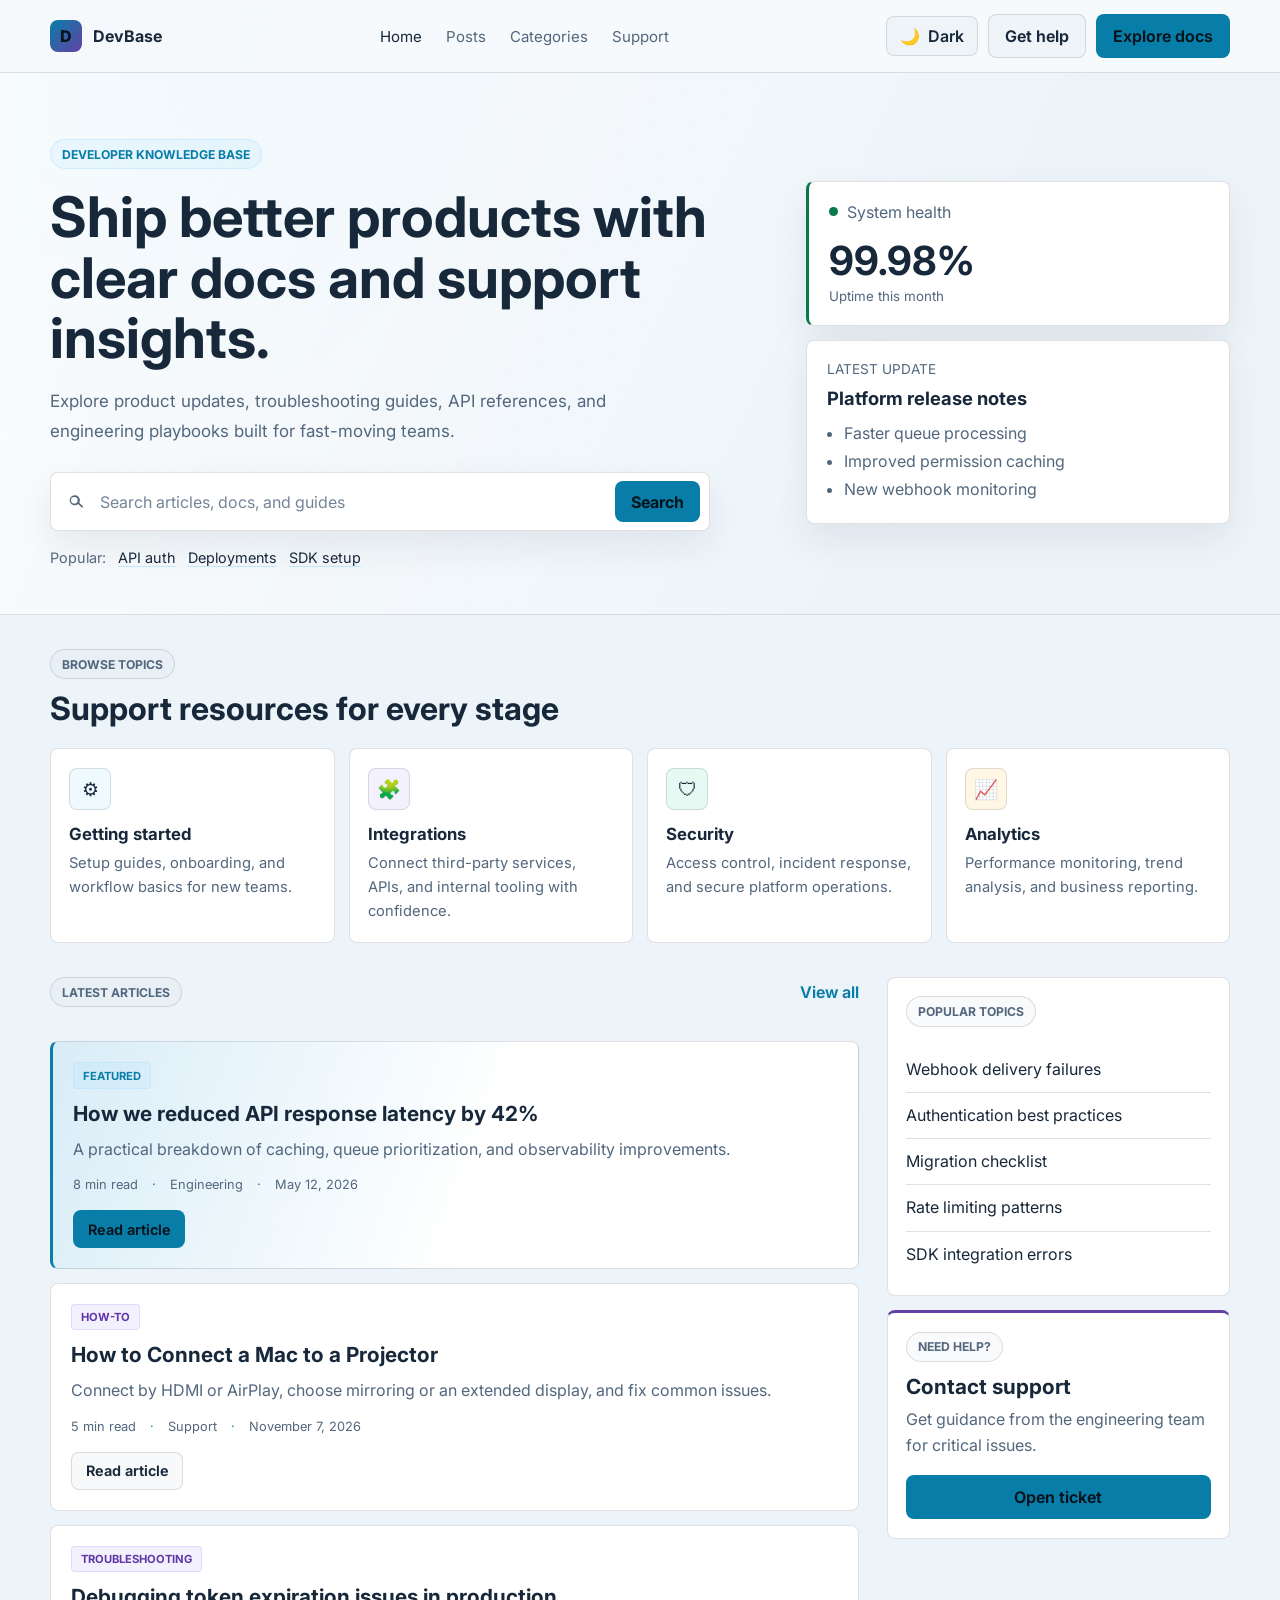
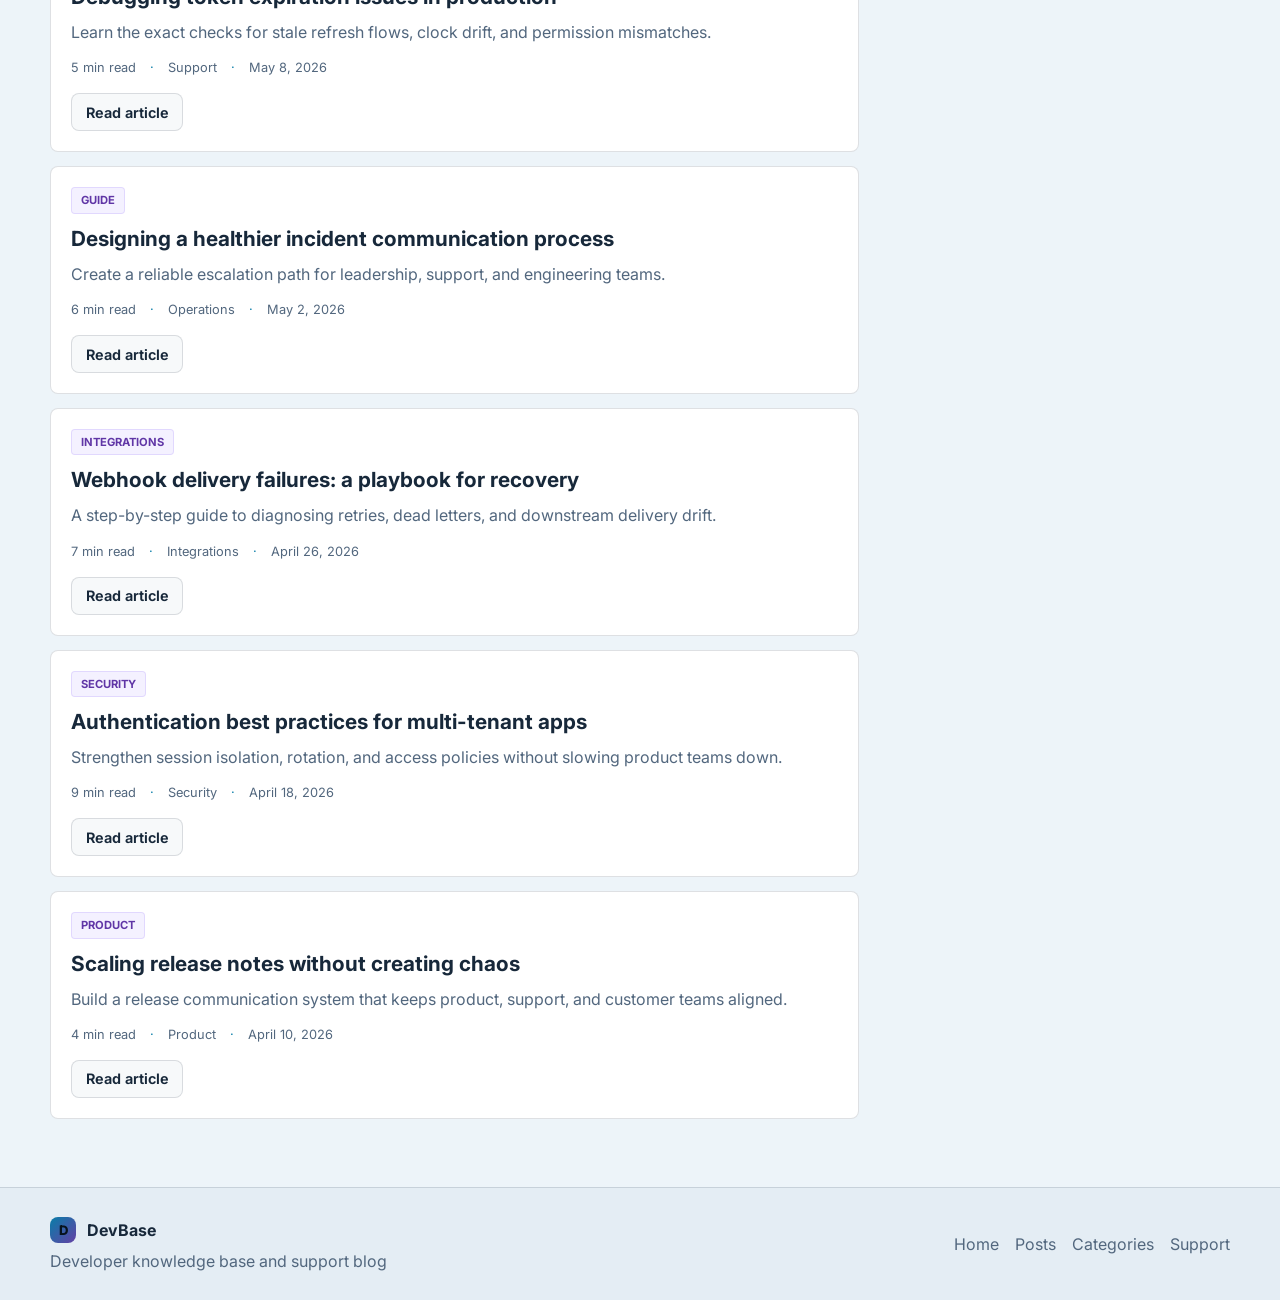
<file: index.html>
<!DOCTYPE html>
<html lang="en">
  <head>
    <meta charset="UTF-8" />
    <meta name="viewport" content="width=device-width, initial-scale=1.0" />
    <title>DevBase | Knowledge Base & Blog</title>
    <meta name="description" content="Developer-focused knowledge base and support blog for product updates, troubleshooting, engineering notes, and API guidance." />
    <link rel="preconnect" href="https://fonts.googleapis.com" />
    <link rel="preconnect" href="https://fonts.gstatic.com" crossorigin />
    <link href="https://fonts.googleapis.com/css2?family=Inter:wght@400;500;600;700;800&display=swap" rel="stylesheet" />
    <link rel="stylesheet" href="styles.css" />
  </head>
  <body>
    <header class="topbar">
      <div class="container nav-wrap">
        <a href="index.html" class="brand" aria-label="Go to homepage">
          <div class="brand-mark">D</div>
          <span>DevBase</span>
        </a>

        <nav class="main-nav" aria-label="Main navigation">
          <a href="index.html" class="active">Home</a>
          <a href="posts.html" class="">Posts</a>
          <a href="category.html" class="">Categories</a>
          <a href="support.html" class="">Support</a>
        </nav>

        <div class="nav-actions">
          <button class="theme-toggle" type="button" aria-label="Toggle theme">
            <span class="theme-icon">☀</span>
            <span class="theme-label">Light</span>
          </button>
          <a class="secondary-btn" href="support.html">Get help</a>
          <a class="primary-btn" href="category.html">Explore docs</a>
        </div>
      </div>
    </header>

    
    <main>
      <section class="hero">
        <div class="container hero-inner">
          <div class="hero-copy">
            <span class="eyebrow">Developer knowledge base</span>
            <h1>Ship better products with clear docs and support insights.</h1>
            <p>Explore product updates, troubleshooting guides, API references, and engineering playbooks built for fast-moving teams.</p>
            <div class="search-box" role="search">
              <svg viewBox="0 0 24 24" aria-hidden="true"><path d="M10 4a6 6 0 104.56 10.28l4.72 4.72 1.41-1.41-4.72-4.72A6 6 0 0010 4zm0 2a4 4 0 110 8 4 4 0 010-8z"/></svg>
              <input type="text" aria-label="Search articles" placeholder="Search articles, docs, and guides" />
              <button type="button">Search</button>
            </div>
            <div class="quick-links">
              <span>Popular:</span>
              <a href="api-latency.html">API auth</a>
              <a href="incident-communication.html">Deployments</a>
              <a href="webhook-delivery.html">SDK setup</a>
            </div>
          </div>

          <div class="hero-panel">
            <div class="panel-card highlight">
              <div class="panel-header"><span class="status-dot"></span><span>System health</span></div>
              <strong>99.98%</strong>
              <small>Uptime this month</small>
            </div>
            <div class="panel-card">
              <p>Latest update</p>
              <h3>Platform release notes</h3>
              <ul>
                <li>Faster queue processing</li>
                <li>Improved permission caching</li>
                <li>New webhook monitoring</li>
              </ul>
            </div>
          </div>
        </div>
      </section>

      <section class="container categories">
        <div class="section-heading">
          <span class="eyebrow muted">Browse topics</span>
          <h2>Support resources for every stage</h2>
        </div>
        <div class="category-grid">
        <article class="category-card">
          <div class="icon bg-blue">⚙</div>
          <h3>Getting started</h3>
          <p>Setup guides, onboarding, and workflow basics for new teams.</p>
        </article>
      
        <article class="category-card">
          <div class="icon bg-purple">🧩</div>
          <h3>Integrations</h3>
          <p>Connect third-party services, APIs, and internal tooling with confidence.</p>
        </article>
      
        <article class="category-card">
          <div class="icon bg-green">🛡</div>
          <h3>Security</h3>
          <p>Access control, incident response, and secure platform operations.</p>
        </article>
      
        <article class="category-card">
          <div class="icon bg-orange">📈</div>
          <h3>Analytics</h3>
          <p>Performance monitoring, trend analysis, and business reporting.</p>
        </article>
      </div>
      </section>

      <section class="container content-grid">
        <div class="feed">
          <div class="section-heading inline">
            <span class="eyebrow muted">Latest articles</span>
            <a href="posts.html">View all</a>
          </div>
          
      <article class="post-card featured">
        <div class="post-tag ">Featured</div>
        <h3>How we reduced API response latency by 42%</h3>
        <p>A practical breakdown of caching, queue prioritization, and observability improvements.</p>
        <div class="meta-row">
          <span>8 min read</span>
          <span>Engineering</span>
          <span>May 12, 2026</span>
        </div>
        <a class="primary-btn small-btn" href="api-latency.html">Read article</a>
      </article>

      <article class="post-card ">
        <div class="post-tag alt">How-to</div>
        <h3>How to Connect a Mac to a Projector</h3>
        <p>Connect by HDMI or AirPlay, choose mirroring or an extended display, and fix common issues.</p>
        <div class="meta-row">
          <span>5 min read</span>
          <span>Support</span>
          <span>November 7, 2026</span>
        </div>
        <a class="secondary-btn small-btn" href="mac-projector.html">Read article</a>
      </article>
    
      <article class="post-card ">
        <div class="post-tag alt">Troubleshooting</div>
        <h3>Debugging token expiration issues in production</h3>
        <p>Learn the exact checks for stale refresh flows, clock drift, and permission mismatches.</p>
        <div class="meta-row">
          <span>5 min read</span>
          <span>Support</span>
          <span>May 8, 2026</span>
        </div>
        <a class="secondary-btn small-btn" href="token-expiration.html">Read article</a>
      </article>
    
      <article class="post-card ">
        <div class="post-tag alt">Guide</div>
        <h3>Designing a healthier incident communication process</h3>
        <p>Create a reliable escalation path for leadership, support, and engineering teams.</p>
        <div class="meta-row">
          <span>6 min read</span>
          <span>Operations</span>
          <span>May 2, 2026</span>
        </div>
        <a class="secondary-btn small-btn" href="incident-communication.html">Read article</a>
      </article>
    
      <article class="post-card ">
        <div class="post-tag alt">Integrations</div>
        <h3>Webhook delivery failures: a playbook for recovery</h3>
        <p>A step-by-step guide to diagnosing retries, dead letters, and downstream delivery drift.</p>
        <div class="meta-row">
          <span>7 min read</span>
          <span>Integrations</span>
          <span>April 26, 2026</span>
        </div>
        <a class="secondary-btn small-btn" href="webhook-delivery.html">Read article</a>
      </article>
    
      <article class="post-card ">
        <div class="post-tag alt">Security</div>
        <h3>Authentication best practices for multi-tenant apps</h3>
        <p>Strengthen session isolation, rotation, and access policies without slowing product teams down.</p>
        <div class="meta-row">
          <span>9 min read</span>
          <span>Security</span>
          <span>April 18, 2026</span>
        </div>
        <a class="secondary-btn small-btn" href="auth-best-practices.html">Read article</a>
      </article>
    
      <article class="post-card ">
        <div class="post-tag alt">Product</div>
        <h3>Scaling release notes without creating chaos</h3>
        <p>Build a release communication system that keeps product, support, and customer teams aligned.</p>
        <div class="meta-row">
          <span>4 min read</span>
          <span>Product</span>
          <span>April 10, 2026</span>
        </div>
        <a class="secondary-btn small-btn" href="release-notes.html">Read article</a>
      </article>
    
        </div>

        <aside class="sidebar">
          <div class="sidebar-box">
            <div class="section-heading inline minimal">
              <span class="eyebrow muted">Popular topics</span>
            </div>
            <ul class="popular-list">
              <li><a href="webhook-delivery.html">Webhook delivery failures</a></li>
              <li><a href="auth-best-practices.html">Authentication best practices</a></li>
              <li><a href="token-expiration.html">Migration checklist</a></li>
              <li><a href="api-latency.html">Rate limiting patterns</a></li>
              <li><a href="release-notes.html">SDK integration errors</a></li>
            </ul>
          </div>

          <div class="sidebar-box highlight-box">
            <span class="eyebrow muted">Need help?</span>
            <h3>Contact support</h3>
            <p>Get guidance from the engineering team for critical issues.</p>
            <a class="primary-btn full" href="support.html">Open ticket</a>
          </div>
        </aside>
      </section>
    </main>
  

    <footer class="site-footer">
      <div class="container footer-inner">
        <div>
          <div class="brand small">
            <div class="brand-mark">D</div>
            <span>DevBase</span>
          </div>
          <p>Developer knowledge base and support blog</p>
        </div>

        <div class="footer-links">
          <a href="index.html">Home</a>
          <a href="posts.html">Posts</a>
          <a href="category.html">Categories</a>
          <a href="support.html">Support</a>
        </div>
      </div>
    </footer>

    <script src="script.js"></script>
  </body>
</html>
</file>
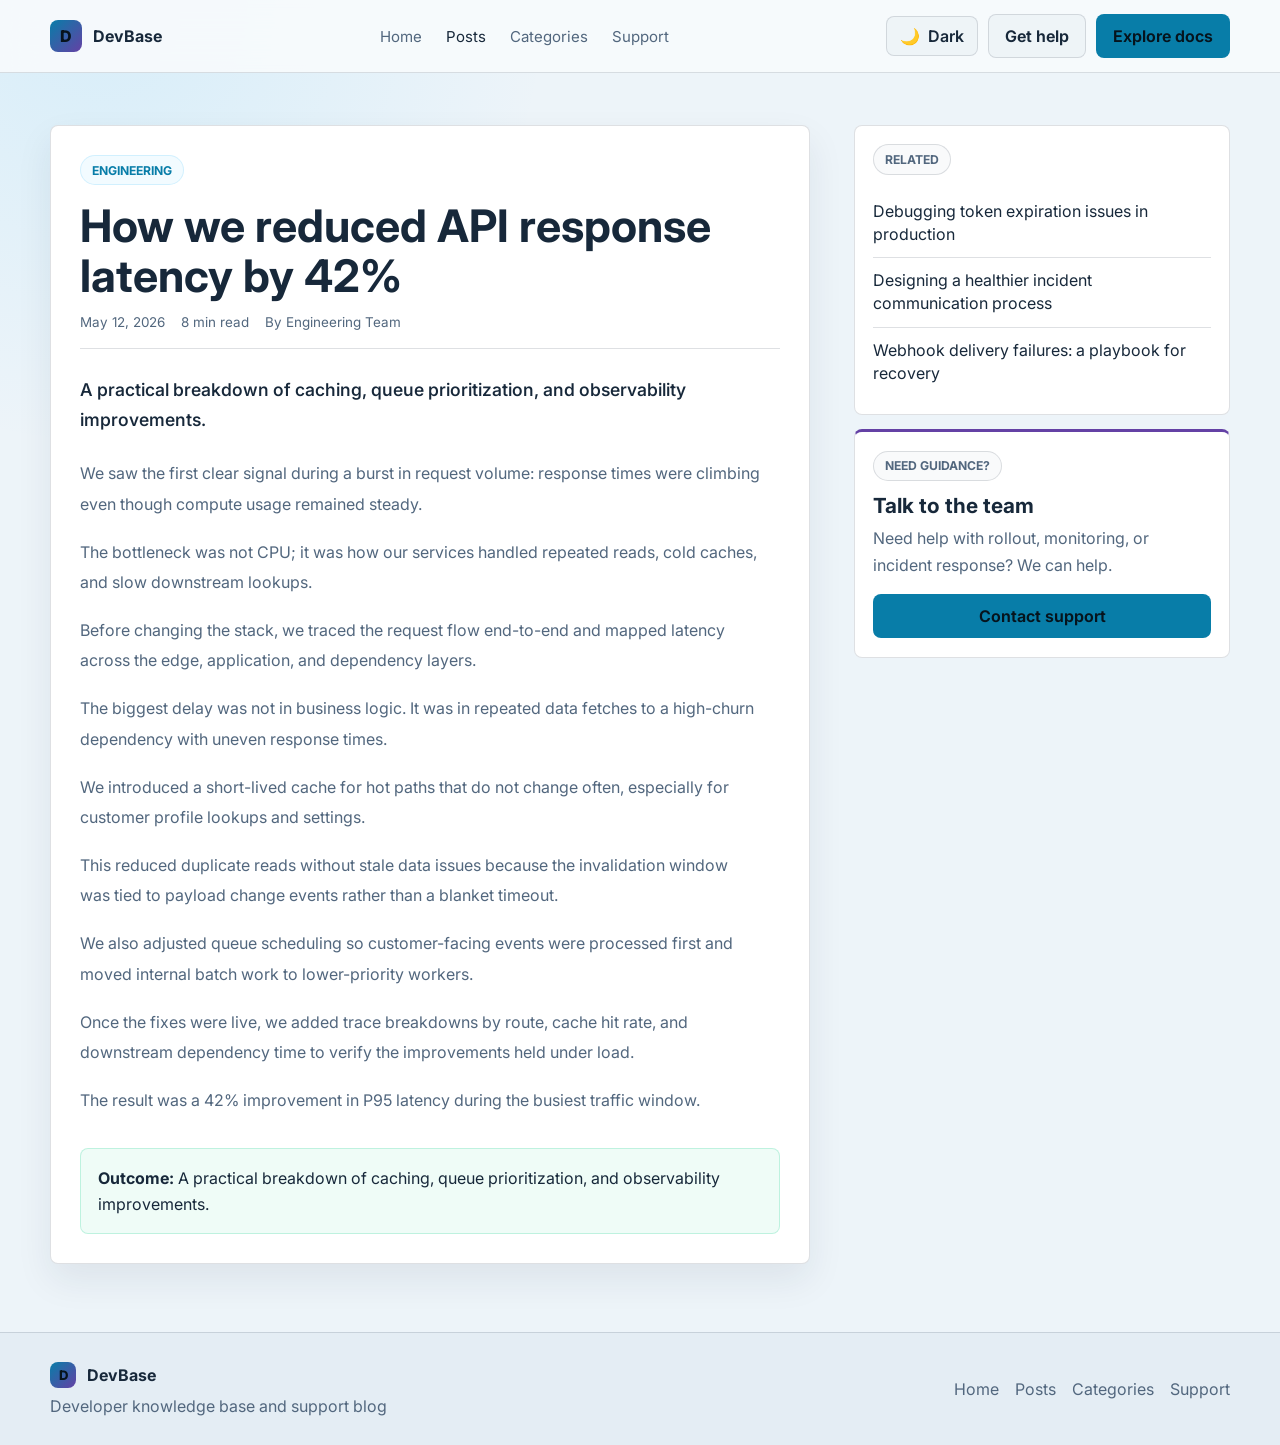
<file: api-latency.html>
<!DOCTYPE html>
<html lang="en">
  <head>
    <meta charset="UTF-8" />
    <meta name="viewport" content="width=device-width, initial-scale=1.0" />
    <title>How we reduced API response latency by 42% | DevBase</title>
    <meta name="description" content="Developer-focused knowledge base and support blog for product updates, troubleshooting, engineering notes, and API guidance." />
    <link rel="preconnect" href="https://fonts.googleapis.com" />
    <link rel="preconnect" href="https://fonts.gstatic.com" crossorigin />
    <link href="https://fonts.googleapis.com/css2?family=Inter:wght@400;500;600;700;800&display=swap" rel="stylesheet" />
    <link rel="stylesheet" href="styles.css" />
  </head>
  <body>
    <header class="topbar">
      <div class="container nav-wrap">
        <a href="index.html" class="brand" aria-label="Go to homepage">
          <div class="brand-mark">D</div>
          <span>DevBase</span>
        </a>

        <nav class="main-nav" aria-label="Main navigation">
          <a href="index.html" class="">Home</a>
          <a href="posts.html" class="active">Posts</a>
          <a href="category.html" class="">Categories</a>
          <a href="support.html" class="">Support</a>
        </nav>

        <div class="nav-actions">
          <button class="theme-toggle" type="button" aria-label="Toggle theme">
            <span class="theme-icon">☀</span>
            <span class="theme-label">Light</span>
          </button>
          <a class="secondary-btn" href="support.html">Get help</a>
          <a class="primary-btn" href="category.html">Explore docs</a>
        </div>
      </div>
    </header>

    
    <main>
      <article class="article-shell">
        <div class="container article-layout">
          <div class="article-body">
            <div class="eyebrow">Engineering</div>
            <h1>How we reduced API response latency by 42%</h1>
            <div class="article-meta">
              <span>May 12, 2026</span>
              <span>8 min read</span>
              <span>By Engineering Team</span>
            </div>
            <p class="lead">A practical breakdown of caching, queue prioritization, and observability improvements.</p>
            <p>We saw the first clear signal during a burst in request volume: response times were climbing even though compute usage remained steady.</p><p>The bottleneck was not CPU; it was how our services handled repeated reads, cold caches, and slow downstream lookups.</p><p>Before changing the stack, we traced the request flow end-to-end and mapped latency across the edge, application, and dependency layers.</p><p>The biggest delay was not in business logic. It was in repeated data fetches to a high-churn dependency with uneven response times.</p><p>We introduced a short-lived cache for hot paths that do not change often, especially for customer profile lookups and settings.</p><p>This reduced duplicate reads without stale data issues because the invalidation window was tied to payload change events rather than a blanket timeout.</p><p>We also adjusted queue scheduling so customer-facing events were processed first and moved internal batch work to lower-priority workers.</p><p>Once the fixes were live, we added trace breakdowns by route, cache hit rate, and downstream dependency time to verify the improvements held under load.</p><p>The result was a 42% improvement in P95 latency during the busiest traffic window.</p>
            <div class="article-callout"><strong>Outcome:</strong> A practical breakdown of caching, queue prioritization, and observability improvements.</div>
          </div>

          <aside class="article-sidebar">
            <div class="sidebar-box">
              <span class="eyebrow muted">Related</span>
              <ul class="popular-list">
                <li><a href="token-expiration.html">Debugging token expiration issues in production</a></li><li><a href="incident-communication.html">Designing a healthier incident communication process</a></li><li><a href="webhook-delivery.html">Webhook delivery failures: a playbook for recovery</a></li>
              </ul>
            </div>
            <div class="sidebar-box highlight-box">
              <span class="eyebrow muted">Need guidance?</span>
              <h3>Talk to the team</h3>
              <p>Need help with rollout, monitoring, or incident response? We can help.</p>
              <a class="primary-btn full" href="support.html">Contact support</a>
            </div>
          </aside>
        </div>
      </article>
    </main>
  

    <footer class="site-footer">
      <div class="container footer-inner">
        <div>
          <div class="brand small">
            <div class="brand-mark">D</div>
            <span>DevBase</span>
          </div>
          <p>Developer knowledge base and support blog</p>
        </div>

        <div class="footer-links">
          <a href="index.html">Home</a>
          <a href="posts.html">Posts</a>
          <a href="category.html">Categories</a>
          <a href="support.html">Support</a>
        </div>
      </div>
    </footer>

    <script src="script.js"></script>
  </body>
</html>
</file>
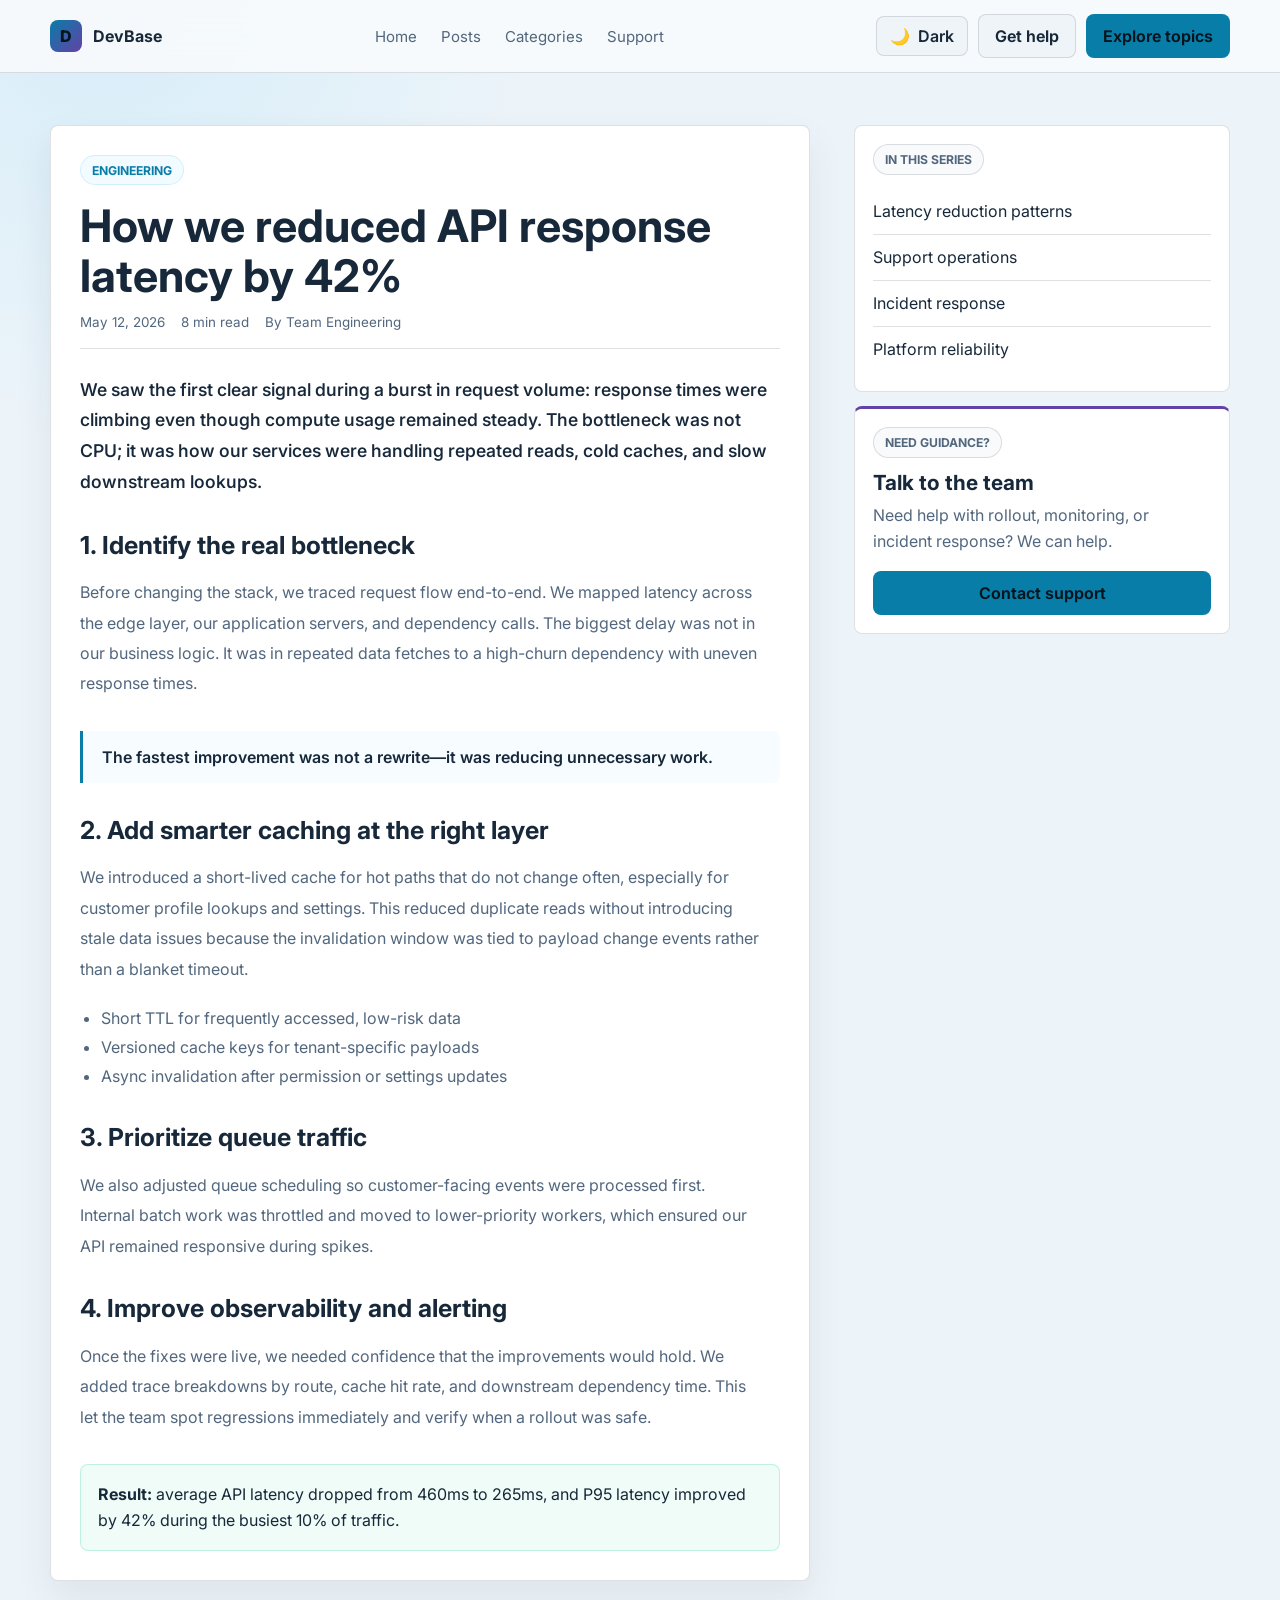
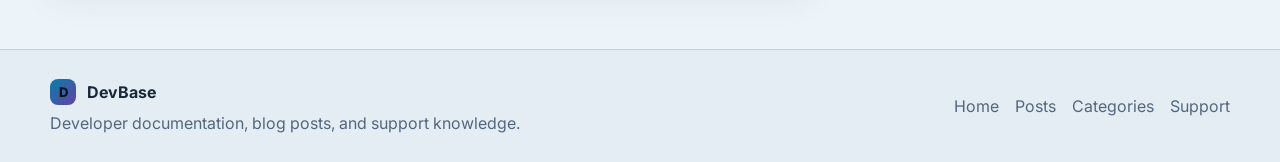
<file: article.html>
<!DOCTYPE html>
<html lang="en">
  <head>
    <meta charset="UTF-8" />
    <meta name="viewport" content="width=device-width, initial-scale=1.0" />
    <title>How we reduced API response latency by 42% | DevBase</title>
    <meta
      name="description"
      content="Read our engineering article on reducing API latency, improving caching, and scaling observability for production systems."
    />
    <link rel="preconnect" href="https://fonts.googleapis.com" />
    <link rel="preconnect" href="https://fonts.gstatic.com" crossorigin />
    <link
      href="https://fonts.googleapis.com/css2?family=Inter:wght@400;500;600;700;800&display=swap"
      rel="stylesheet"
    />
    <link rel="stylesheet" href="styles.css" />
  </head>
  <body>
    <header class="topbar">
      <div class="container nav-wrap">
        <a href="index.html" class="brand" aria-label="Go to homepage">
          <div class="brand-mark">D</div>
          <span>DevBase</span>
        </a>

        <nav class="main-nav" aria-label="Main navigation">
          <a href="index.html">Home</a>
          <a href="posts.html">Posts</a>
          <a href="category.html">Categories</a>
          <a href="support.html">Support</a>
        </nav>

        <div class="nav-actions">
          <button class="theme-toggle" type="button" aria-label="Toggle theme">
            <span class="theme-icon">☀</span>
            <span class="theme-label">Light</span>
          </button>
          <a class="secondary-btn" href="support.html">Get help</a>
          <a class="primary-btn" href="category.html">Explore topics</a>
        </div>
      </div>
    </header>

    <main>
      <article class="article-shell">
        <div class="container article-layout">
          <div class="article-body">
            <div class="eyebrow">Engineering</div>
            <h1>How we reduced API response latency by 42%</h1>

            <div class="article-meta">
              <span>May 12, 2026</span>
              <span>8 min read</span>
              <span>By Team Engineering</span>
            </div>

            <p class="lead">
              We saw the first clear signal during a burst in request volume:
              response times were climbing even though compute usage remained steady.
              The bottleneck was not CPU; it was how our services were handling repeated
              reads, cold caches, and slow downstream lookups.
            </p>

            <h2>1. Identify the real bottleneck</h2>
            <p>
              Before changing the stack, we traced request flow end-to-end. We mapped
              latency across the edge layer, our application servers, and dependency calls.
              The biggest delay was not in our business logic. It was in repeated data fetches
              to a high-churn dependency with uneven response times.
            </p>

            <blockquote>
              The fastest improvement was not a rewrite—it was reducing unnecessary work.
            </blockquote>

            <h2>2. Add smarter caching at the right layer</h2>
            <p>
              We introduced a short-lived cache for hot paths that do not change often,
              especially for customer profile lookups and settings. This reduced duplicate
              reads without introducing stale data issues because the invalidation window
              was tied to payload change events rather than a blanket timeout.
            </p>

            <ul>
              <li>Short TTL for frequently accessed, low-risk data</li>
              <li>Versioned cache keys for tenant-specific payloads</li>
              <li>Async invalidation after permission or settings updates</li>
            </ul>

            <h2>3. Prioritize queue traffic</h2>
            <p>
              We also adjusted queue scheduling so customer-facing events were processed first.
              Internal batch work was throttled and moved to lower-priority workers, which ensured
              our API remained responsive during spikes.
            </p>

            <h2>4. Improve observability and alerting</h2>
            <p>
              Once the fixes were live, we needed confidence that the improvements would hold.
              We added trace breakdowns by route, cache hit rate, and downstream dependency time.
              This let the team spot regressions immediately and verify when a rollout was safe.
            </p>

            <div class="article-callout">
              <strong>Result:</strong> average API latency dropped from 460ms to 265ms, and P95 latency
              improved by 42% during the busiest 10% of traffic.
            </div>
          </div>

          <aside class="article-sidebar">
            <div class="sidebar-box">
              <span class="eyebrow muted">In this series</span>
              <ul class="popular-list">
                <li><a href="article.html">Latency reduction patterns</a></li>
                <li><a href="category.html">Support operations</a></li>
                <li><a href="support.html">Incident response</a></li>
                <li><a href="category.html">Platform reliability</a></li>
              </ul>
            </div>

            <div class="sidebar-box highlight-box">
              <span class="eyebrow muted">Need guidance?</span>
              <h3>Talk to the team</h3>
              <p>Need help with rollout, monitoring, or incident response? We can help.</p>
              <a class="primary-btn full" href="support.html">Contact support</a>
            </div>
          </aside>
        </div>
      </article>
    </main>

    <footer class="site-footer">
      <div class="container footer-inner">
        <div>
          <div class="brand small">
            <div class="brand-mark">D</div>
            <span>DevBase</span>
          </div>
          <p>Developer documentation, blog posts, and support knowledge.</p>
        </div>

        <div class="footer-links">
          <a href="index.html">Home</a>
          <a href="posts.html">Posts</a>
          <a href="category.html">Categories</a>
          <a href="support.html">Support</a>
        </div>
      </div>
    </footer>
    <script src="script.js"></script>
  </body>
</html>
</file>
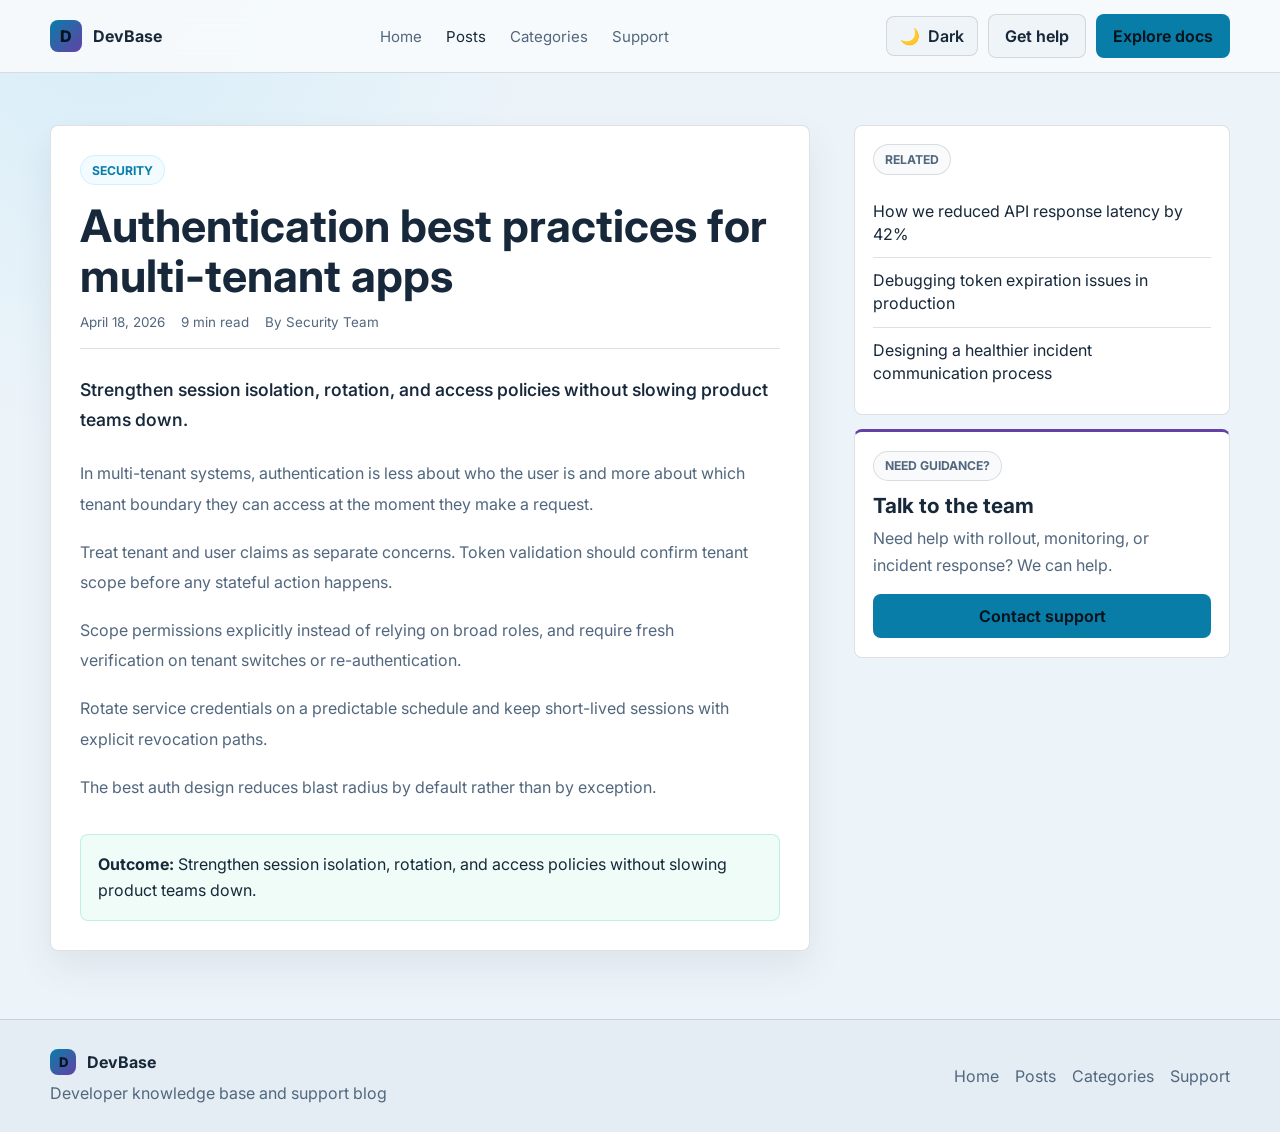
<file: auth-best-practices.html>
<!DOCTYPE html>
<html lang="en">
  <head>
    <meta charset="UTF-8" />
    <meta name="viewport" content="width=device-width, initial-scale=1.0" />
    <title>Authentication best practices for multi-tenant apps | DevBase</title>
    <meta name="description" content="Developer-focused knowledge base and support blog for product updates, troubleshooting, engineering notes, and API guidance." />
    <link rel="preconnect" href="https://fonts.googleapis.com" />
    <link rel="preconnect" href="https://fonts.gstatic.com" crossorigin />
    <link href="https://fonts.googleapis.com/css2?family=Inter:wght@400;500;600;700;800&display=swap" rel="stylesheet" />
    <link rel="stylesheet" href="styles.css" />
  </head>
  <body>
    <header class="topbar">
      <div class="container nav-wrap">
        <a href="index.html" class="brand" aria-label="Go to homepage">
          <div class="brand-mark">D</div>
          <span>DevBase</span>
        </a>

        <nav class="main-nav" aria-label="Main navigation">
          <a href="index.html" class="">Home</a>
          <a href="posts.html" class="active">Posts</a>
          <a href="category.html" class="">Categories</a>
          <a href="support.html" class="">Support</a>
        </nav>

        <div class="nav-actions">
          <button class="theme-toggle" type="button" aria-label="Toggle theme">
            <span class="theme-icon">☀</span>
            <span class="theme-label">Light</span>
          </button>
          <a class="secondary-btn" href="support.html">Get help</a>
          <a class="primary-btn" href="category.html">Explore docs</a>
        </div>
      </div>
    </header>

    
    <main>
      <article class="article-shell">
        <div class="container article-layout">
          <div class="article-body">
            <div class="eyebrow">Security</div>
            <h1>Authentication best practices for multi-tenant apps</h1>
            <div class="article-meta">
              <span>April 18, 2026</span>
              <span>9 min read</span>
              <span>By Security Team</span>
            </div>
            <p class="lead">Strengthen session isolation, rotation, and access policies without slowing product teams down.</p>
            <p>In multi-tenant systems, authentication is less about who the user is and more about which tenant boundary they can access at the moment they make a request.</p><p>Treat tenant and user claims as separate concerns. Token validation should confirm tenant scope before any stateful action happens.</p><p>Scope permissions explicitly instead of relying on broad roles, and require fresh verification on tenant switches or re-authentication.</p><p>Rotate service credentials on a predictable schedule and keep short-lived sessions with explicit revocation paths.</p><p>The best auth design reduces blast radius by default rather than by exception.</p>
            <div class="article-callout"><strong>Outcome:</strong> Strengthen session isolation, rotation, and access policies without slowing product teams down.</div>
          </div>

          <aside class="article-sidebar">
            <div class="sidebar-box">
              <span class="eyebrow muted">Related</span>
              <ul class="popular-list">
                <li><a href="api-latency.html">How we reduced API response latency by 42%</a></li><li><a href="token-expiration.html">Debugging token expiration issues in production</a></li><li><a href="incident-communication.html">Designing a healthier incident communication process</a></li>
              </ul>
            </div>
            <div class="sidebar-box highlight-box">
              <span class="eyebrow muted">Need guidance?</span>
              <h3>Talk to the team</h3>
              <p>Need help with rollout, monitoring, or incident response? We can help.</p>
              <a class="primary-btn full" href="support.html">Contact support</a>
            </div>
          </aside>
        </div>
      </article>
    </main>
  

    <footer class="site-footer">
      <div class="container footer-inner">
        <div>
          <div class="brand small">
            <div class="brand-mark">D</div>
            <span>DevBase</span>
          </div>
          <p>Developer knowledge base and support blog</p>
        </div>

        <div class="footer-links">
          <a href="index.html">Home</a>
          <a href="posts.html">Posts</a>
          <a href="category.html">Categories</a>
          <a href="support.html">Support</a>
        </div>
      </div>
    </footer>

    <script src="script.js"></script>
  </body>
</html>
</file>
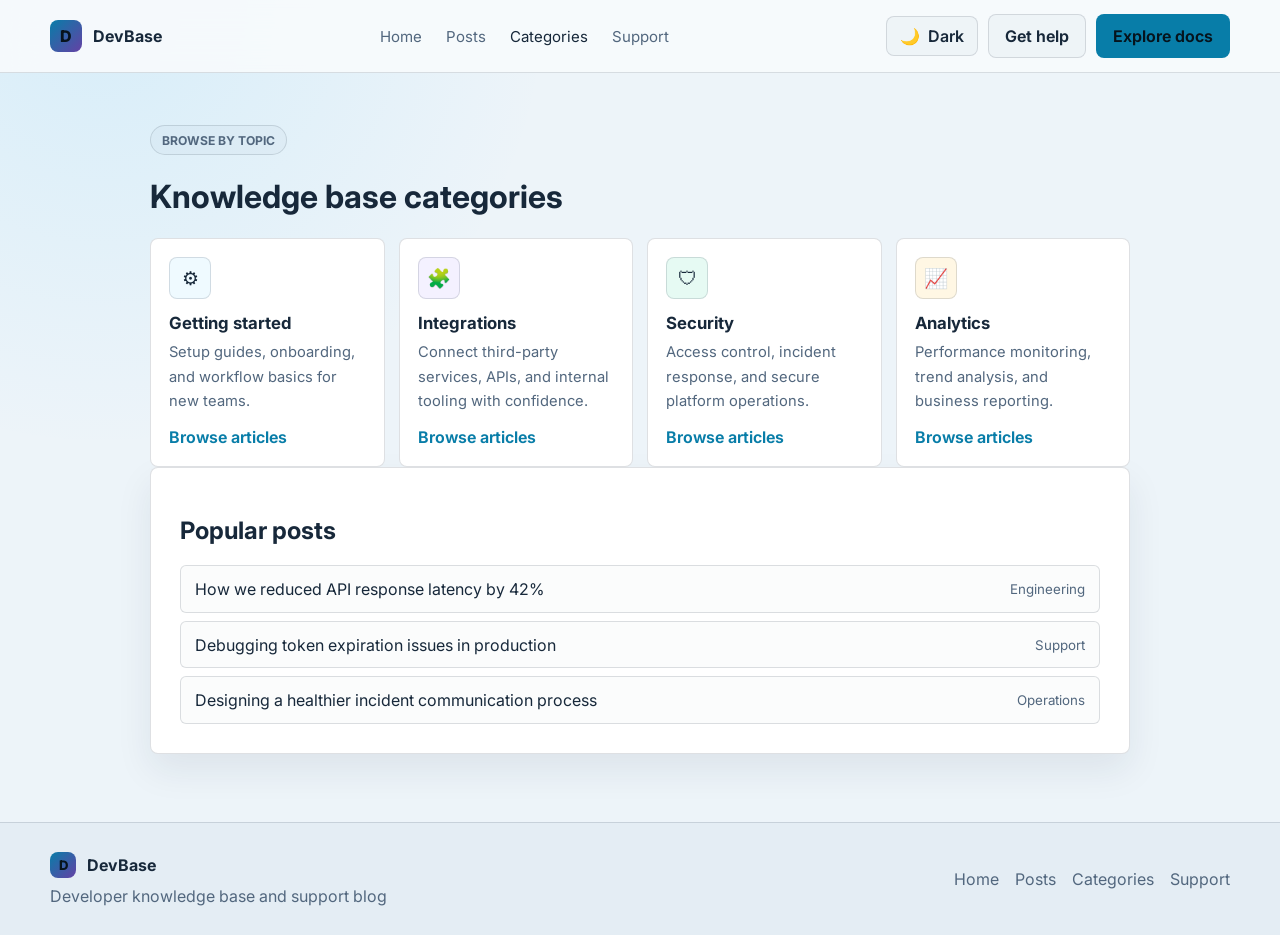
<file: category.html>
<!DOCTYPE html>
<html lang="en">
  <head>
    <meta charset="UTF-8" />
    <meta name="viewport" content="width=device-width, initial-scale=1.0" />
    <title>Categories | DevBase</title>
    <meta name="description" content="Developer-focused knowledge base and support blog for product updates, troubleshooting, engineering notes, and API guidance." />
    <link rel="preconnect" href="https://fonts.googleapis.com" />
    <link rel="preconnect" href="https://fonts.gstatic.com" crossorigin />
    <link href="https://fonts.googleapis.com/css2?family=Inter:wght@400;500;600;700;800&display=swap" rel="stylesheet" />
    <link rel="stylesheet" href="styles.css" />
  </head>
  <body>
    <header class="topbar">
      <div class="container nav-wrap">
        <a href="index.html" class="brand" aria-label="Go to homepage">
          <div class="brand-mark">D</div>
          <span>DevBase</span>
        </a>

        <nav class="main-nav" aria-label="Main navigation">
          <a href="index.html" class="">Home</a>
          <a href="posts.html" class="">Posts</a>
          <a href="category.html" class="active">Categories</a>
          <a href="support.html" class="">Support</a>
        </nav>

        <div class="nav-actions">
          <button class="theme-toggle" type="button" aria-label="Toggle theme">
            <span class="theme-icon">☀</span>
            <span class="theme-label">Light</span>
          </button>
          <a class="secondary-btn" href="support.html">Get help</a>
          <a class="primary-btn" href="category.html">Explore docs</a>
        </div>
      </div>
    </header>

    
  <main class="page-shell">
    <div class="container narrow-page">
      <div class="section-heading">
        <span class="eyebrow muted">Browse by topic</span>
        <h1>Knowledge base categories</h1>
      </div>

      <div class="category-grid category-page-grid">
        <article class="category-card">
          <div class="icon bg-blue">⚙</div>
          <h3>Getting started</h3>
          <p>Setup guides, onboarding, and workflow basics for new teams.</p>
          <a class="mini-link" href="api-latency.html">Browse articles</a>
        </article>
        <article class="category-card">
          <div class="icon bg-purple">🧩</div>
          <h3>Integrations</h3>
          <p>Connect third-party services, APIs, and internal tooling with confidence.</p>
          <a class="mini-link" href="webhook-delivery.html">Browse articles</a>
        </article>
        <article class="category-card">
          <div class="icon bg-green">🛡</div>
          <h3>Security</h3>
          <p>Access control, incident response, and secure platform operations.</p>
          <a class="mini-link" href="auth-best-practices.html">Browse articles</a>
        </article>
        <article class="category-card">
          <div class="icon bg-orange">📈</div>
          <h3>Analytics</h3>
          <p>Performance monitoring, trend analysis, and business reporting.</p>
          <a class="mini-link" href="release-notes.html">Browse articles</a>
        </article>
      </div>

      <div class="list-panel">
        <h2>Popular posts</h2>
        <div class="post-list">
          
            <a href="api-latency.html">
              <span>How we reduced API response latency by 42%</span>
              <small>Engineering</small>
            </a>
          
            <a href="token-expiration.html">
              <span>Debugging token expiration issues in production</span>
              <small>Support</small>
            </a>
          
            <a href="incident-communication.html">
              <span>Designing a healthier incident communication process</span>
              <small>Operations</small>
            </a>
          
        </div>
      </div>
    </div>
  </main>


    <footer class="site-footer">
      <div class="container footer-inner">
        <div>
          <div class="brand small">
            <div class="brand-mark">D</div>
            <span>DevBase</span>
          </div>
          <p>Developer knowledge base and support blog</p>
        </div>

        <div class="footer-links">
          <a href="index.html">Home</a>
          <a href="posts.html">Posts</a>
          <a href="category.html">Categories</a>
          <a href="support.html">Support</a>
        </div>
      </div>
    </footer>

    <script src="script.js"></script>
  </body>
</html>
</file>
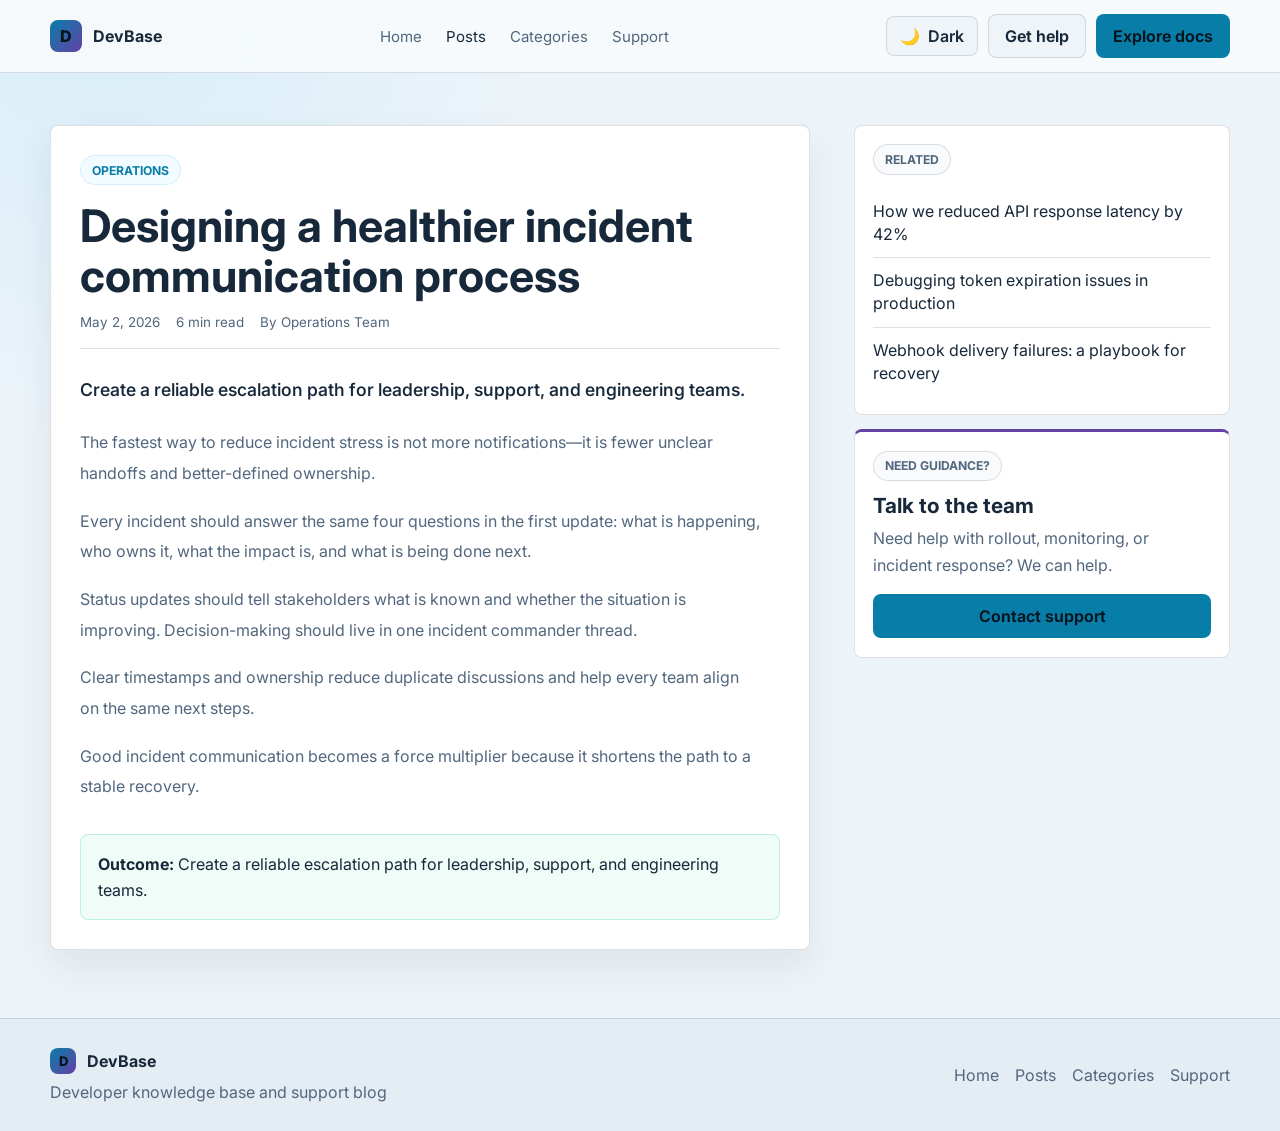
<file: incident-communication.html>
<!DOCTYPE html>
<html lang="en">
  <head>
    <meta charset="UTF-8" />
    <meta name="viewport" content="width=device-width, initial-scale=1.0" />
    <title>Designing a healthier incident communication process | DevBase</title>
    <meta name="description" content="Developer-focused knowledge base and support blog for product updates, troubleshooting, engineering notes, and API guidance." />
    <link rel="preconnect" href="https://fonts.googleapis.com" />
    <link rel="preconnect" href="https://fonts.gstatic.com" crossorigin />
    <link href="https://fonts.googleapis.com/css2?family=Inter:wght@400;500;600;700;800&display=swap" rel="stylesheet" />
    <link rel="stylesheet" href="styles.css" />
  </head>
  <body>
    <header class="topbar">
      <div class="container nav-wrap">
        <a href="index.html" class="brand" aria-label="Go to homepage">
          <div class="brand-mark">D</div>
          <span>DevBase</span>
        </a>

        <nav class="main-nav" aria-label="Main navigation">
          <a href="index.html" class="">Home</a>
          <a href="posts.html" class="active">Posts</a>
          <a href="category.html" class="">Categories</a>
          <a href="support.html" class="">Support</a>
        </nav>

        <div class="nav-actions">
          <button class="theme-toggle" type="button" aria-label="Toggle theme">
            <span class="theme-icon">☀</span>
            <span class="theme-label">Light</span>
          </button>
          <a class="secondary-btn" href="support.html">Get help</a>
          <a class="primary-btn" href="category.html">Explore docs</a>
        </div>
      </div>
    </header>

    
    <main>
      <article class="article-shell">
        <div class="container article-layout">
          <div class="article-body">
            <div class="eyebrow">Operations</div>
            <h1>Designing a healthier incident communication process</h1>
            <div class="article-meta">
              <span>May 2, 2026</span>
              <span>6 min read</span>
              <span>By Operations Team</span>
            </div>
            <p class="lead">Create a reliable escalation path for leadership, support, and engineering teams.</p>
            <p>The fastest way to reduce incident stress is not more notifications—it is fewer unclear handoffs and better-defined ownership.</p><p>Every incident should answer the same four questions in the first update: what is happening, who owns it, what the impact is, and what is being done next.</p><p>Status updates should tell stakeholders what is known and whether the situation is improving. Decision-making should live in one incident commander thread.</p><p>Clear timestamps and ownership reduce duplicate discussions and help every team align on the same next steps.</p><p>Good incident communication becomes a force multiplier because it shortens the path to a stable recovery.</p>
            <div class="article-callout"><strong>Outcome:</strong> Create a reliable escalation path for leadership, support, and engineering teams.</div>
          </div>

          <aside class="article-sidebar">
            <div class="sidebar-box">
              <span class="eyebrow muted">Related</span>
              <ul class="popular-list">
                <li><a href="api-latency.html">How we reduced API response latency by 42%</a></li><li><a href="token-expiration.html">Debugging token expiration issues in production</a></li><li><a href="webhook-delivery.html">Webhook delivery failures: a playbook for recovery</a></li>
              </ul>
            </div>
            <div class="sidebar-box highlight-box">
              <span class="eyebrow muted">Need guidance?</span>
              <h3>Talk to the team</h3>
              <p>Need help with rollout, monitoring, or incident response? We can help.</p>
              <a class="primary-btn full" href="support.html">Contact support</a>
            </div>
          </aside>
        </div>
      </article>
    </main>
  

    <footer class="site-footer">
      <div class="container footer-inner">
        <div>
          <div class="brand small">
            <div class="brand-mark">D</div>
            <span>DevBase</span>
          </div>
          <p>Developer knowledge base and support blog</p>
        </div>

        <div class="footer-links">
          <a href="index.html">Home</a>
          <a href="posts.html">Posts</a>
          <a href="category.html">Categories</a>
          <a href="support.html">Support</a>
        </div>
      </div>
    </footer>

    <script src="script.js"></script>
  </body>
</html>
</file>
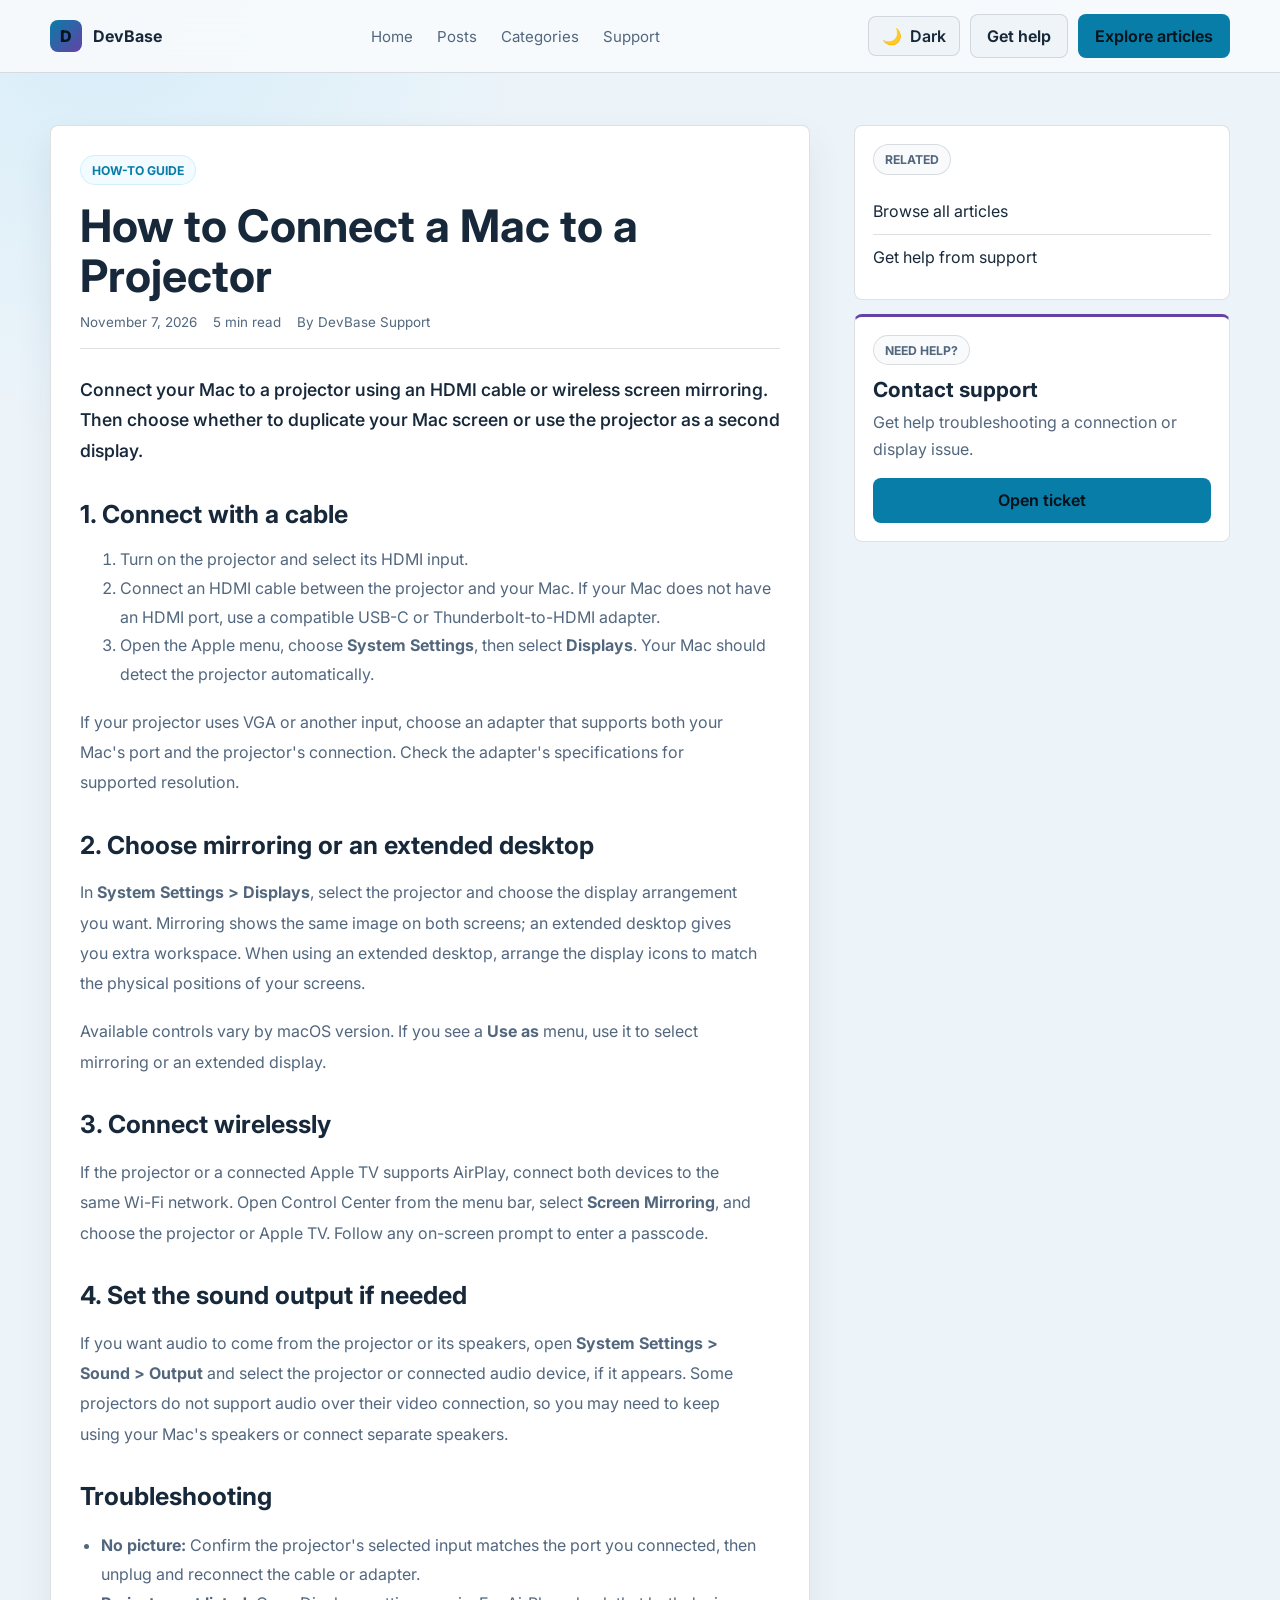
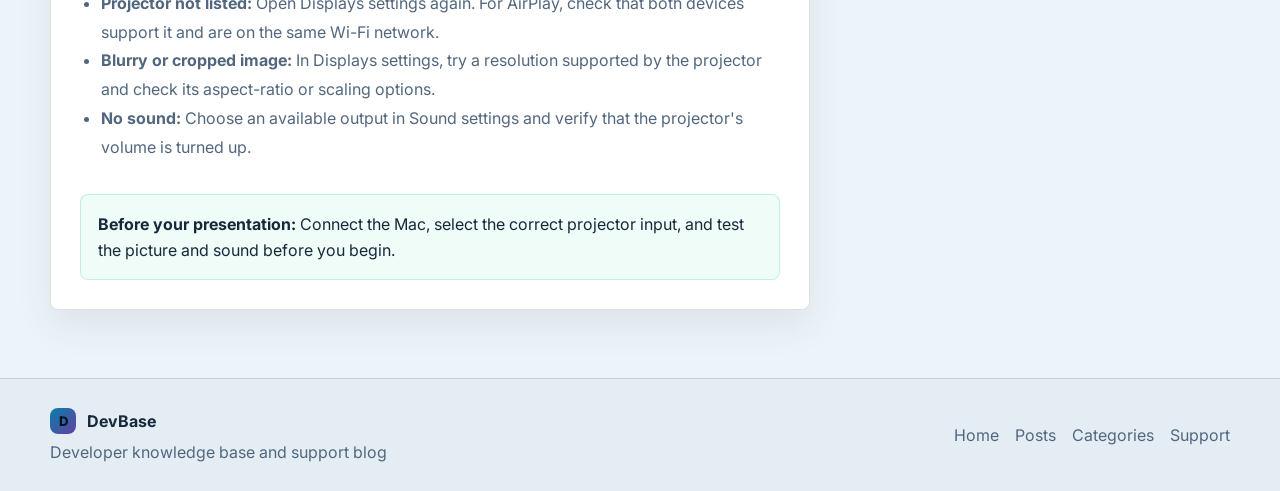
<file: mac-projector.html>
<!DOCTYPE html>
<html lang="en">
  <head>
    <meta charset="UTF-8" />
    <meta name="viewport" content="width=device-width, initial-scale=1.0" />
    <title>How to Connect a Mac to a Projector | DevBase</title>
    <meta
      name="description"
      content="Learn how to connect your Mac to a projector with HDMI or AirPlay, choose mirror or extended display, and troubleshoot common problems."
    />
    <link rel="preconnect" href="https://fonts.googleapis.com" />
    <link rel="preconnect" href="https://fonts.gstatic.com" crossorigin />
    <link
      href="https://fonts.googleapis.com/css2?family=Inter:wght@400;500;600;700;800&display=swap"
      rel="stylesheet"
    />
    <link rel="stylesheet" href="styles.css" />
  </head>
  <body>
    <header class="topbar">
      <div class="container nav-wrap">
        <a href="index.html" class="brand" aria-label="Go to homepage">
          <div class="brand-mark">D</div>
          <span>DevBase</span>
        </a>

        <nav class="main-nav" aria-label="Main navigation">
          <a href="index.html">Home</a>
          <a href="posts.html">Posts</a>
          <a href="category.html">Categories</a>
          <a href="support.html">Support</a>
        </nav>

        <div class="nav-actions">
          <button class="theme-toggle" type="button" aria-label="Toggle theme">
            <span class="theme-icon">☀</span>
            <span class="theme-label">Light</span>
          </button>
          <a class="secondary-btn" href="support.html">Get help</a>
          <a class="primary-btn" href="posts.html">Explore articles</a>
        </div>
      </div>
    </header>

    <main>
      <article class="article-shell">
        <div class="container article-layout">
          <div class="article-body">
            <div class="eyebrow">How-to guide</div>
            <h1>How to Connect a Mac to a Projector</h1>

            <div class="article-meta">
              <span>November 7, 2026</span>
              <span>5 min read</span>
              <span>By DevBase Support</span>
            </div>

            <p class="lead">
              Connect your Mac to a projector using an HDMI cable or wireless
              screen mirroring. Then choose whether to duplicate your Mac screen
              or use the projector as a second display.
            </p>

            <h2>1. Connect with a cable</h2>
            <ol>
              <li>Turn on the projector and select its HDMI input.</li>
              <li>
                Connect an HDMI cable between the projector and your Mac. If
                your Mac does not have an HDMI port, use a compatible USB-C or
                Thunderbolt-to-HDMI adapter.
              </li>
              <li>
                Open the Apple menu, choose <strong>System Settings</strong>,
                then select <strong>Displays</strong>. Your Mac should detect
                the projector automatically.
              </li>
            </ol>
            <p>
              If your projector uses VGA or another input, choose an adapter
              that supports both your Mac's port and the projector's connection.
              Check the adapter's specifications for supported resolution.
            </p>

            <h2>2. Choose mirroring or an extended desktop</h2>
            <p>
              In <strong>System Settings &gt; Displays</strong>, select the
              projector and choose the display arrangement you want. Mirroring
              shows the same image on both screens; an extended desktop gives
              you extra workspace. When using an extended desktop, arrange the
              display icons to match the physical positions of your screens.
            </p>
            <p>
              Available controls vary by macOS version. If you see a
              <strong>Use as</strong> menu, use it to select mirroring or an
              extended display.
            </p>

            <h2>3. Connect wirelessly</h2>
            <p>
              If the projector or a connected Apple TV supports AirPlay, connect
              both devices to the same Wi-Fi network. Open Control Center from
              the menu bar, select <strong>Screen Mirroring</strong>, and choose
              the projector or Apple TV. Follow any on-screen prompt to enter a
              passcode.
            </p>

            <h2>4. Set the sound output if needed</h2>
            <p>
              If you want audio to come from the projector or its speakers, open
              <strong>System Settings &gt; Sound &gt; Output</strong> and select
              the projector or connected audio device, if it appears. Some
              projectors do not support audio over their video connection, so
              you may need to keep using your Mac's speakers or connect
              separate speakers.
            </p>

            <h2>Troubleshooting</h2>
            <ul>
              <li>
                <strong>No picture:</strong> Confirm the projector's selected
                input matches the port you connected, then unplug and reconnect
                the cable or adapter.
              </li>
              <li>
                <strong>Projector not listed:</strong> Open Displays settings
                again. For AirPlay, check that both devices support it and are
                on the same Wi-Fi network.
              </li>
              <li>
                <strong>Blurry or cropped image:</strong> In Displays settings,
                try a resolution supported by the projector and check its
                aspect-ratio or scaling options.
              </li>
              <li>
                <strong>No sound:</strong> Choose an available output in Sound
                settings and verify that the projector's volume is turned up.
              </li>
            </ul>

            <div class="article-callout">
              <strong>Before your presentation:</strong> Connect the Mac, select
              the correct projector input, and test the picture and sound before
              you begin.
            </div>
          </div>

          <aside class="article-sidebar">
            <div class="sidebar-box">
              <span class="eyebrow muted">Related</span>
              <ul class="popular-list">
                <li><a href="posts.html">Browse all articles</a></li>
                <li><a href="support.html">Get help from support</a></li>
              </ul>
            </div>

            <div class="sidebar-box highlight-box">
              <span class="eyebrow muted">Need help?</span>
              <h3>Contact support</h3>
              <p>Get help troubleshooting a connection or display issue.</p>
              <a class="primary-btn full" href="support.html">Open ticket</a>
            </div>
          </aside>
        </div>
      </article>
    </main>

    <footer class="site-footer">
      <div class="container footer-inner">
        <div>
          <div class="brand small">
            <div class="brand-mark">D</div>
            <span>DevBase</span>
          </div>
          <p>Developer knowledge base and support blog</p>
        </div>

        <div class="footer-links">
          <a href="index.html">Home</a>
          <a href="posts.html">Posts</a>
          <a href="category.html">Categories</a>
          <a href="support.html">Support</a>
        </div>
      </div>
    </footer>
    <script src="script.js"></script>
  </body>
</html>
</file>
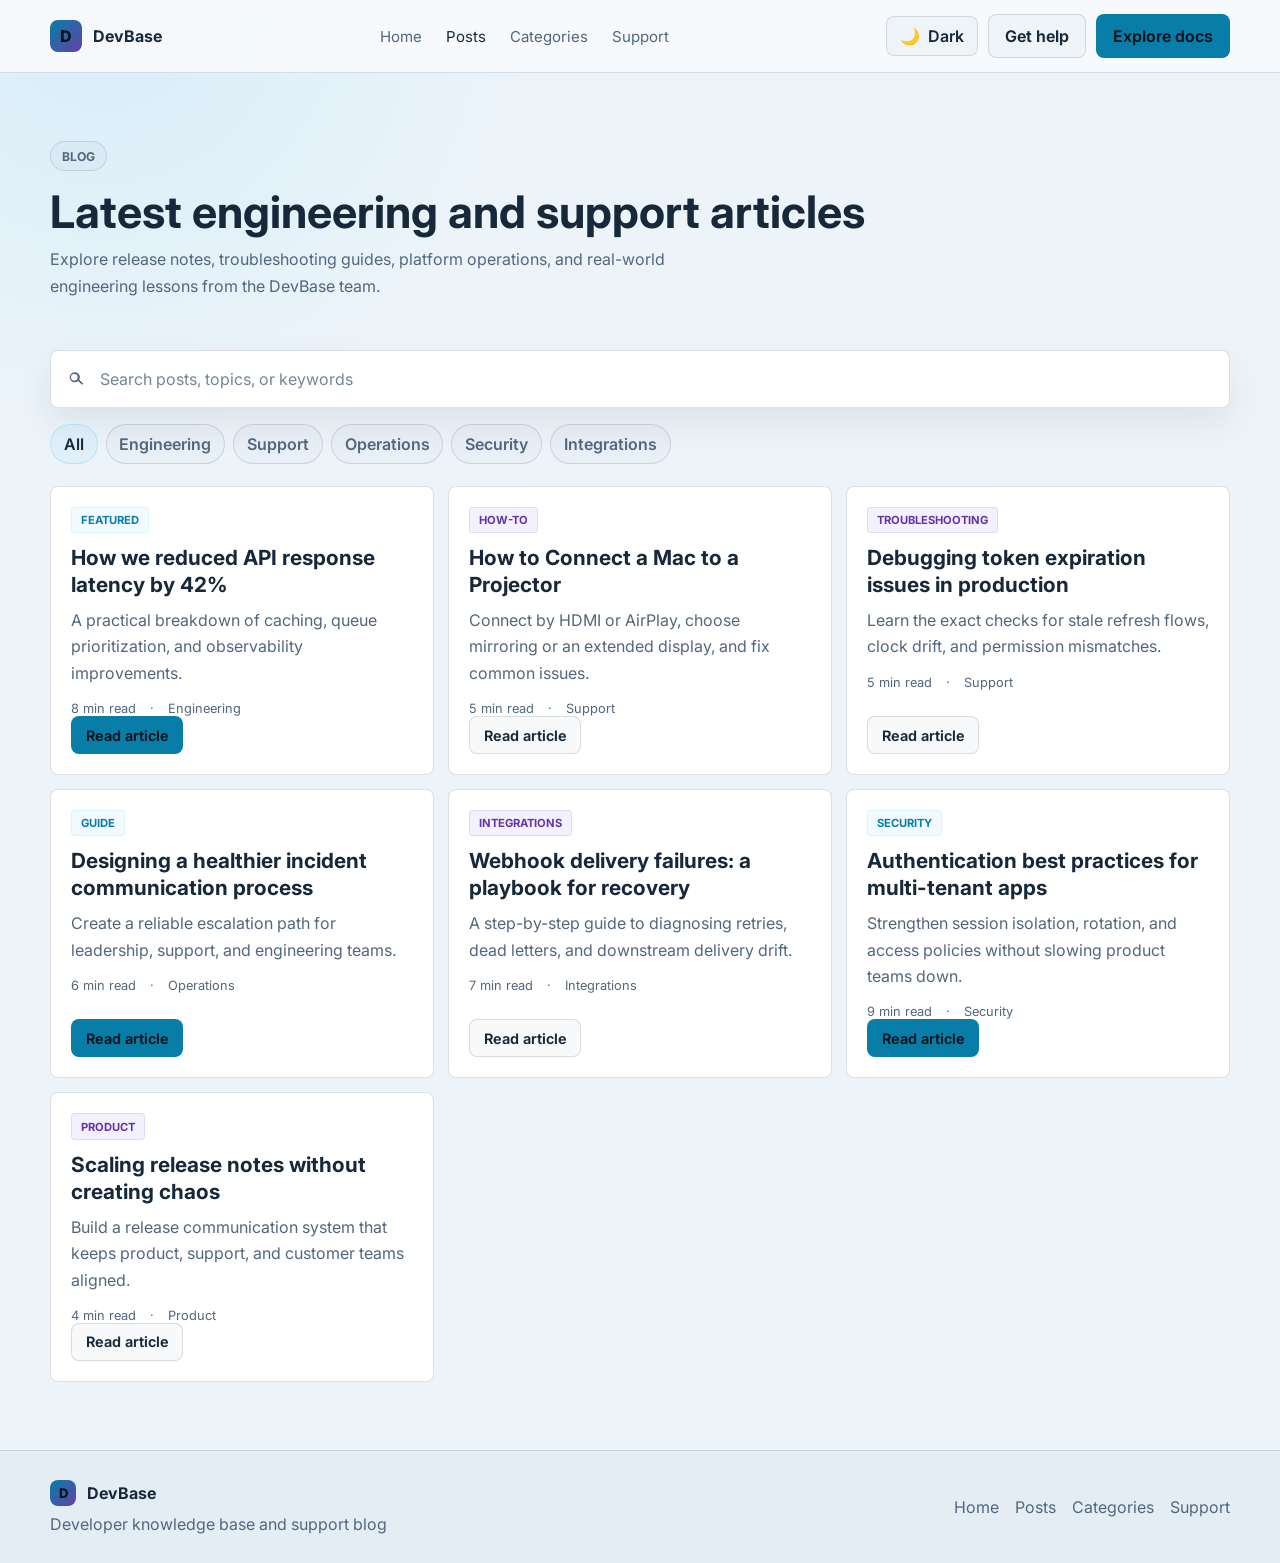
<file: posts.html>
<!DOCTYPE html>
<html lang="en">
  <head>
    <meta charset="UTF-8" />
    <meta name="viewport" content="width=device-width, initial-scale=1.0" />
    <title>Blog Posts | DevBase</title>
    <meta name="description" content="Developer-focused knowledge base and support blog for product updates, troubleshooting, engineering notes, and API guidance." />
    <link rel="preconnect" href="https://fonts.googleapis.com" />
    <link rel="preconnect" href="https://fonts.gstatic.com" crossorigin />
    <link href="https://fonts.googleapis.com/css2?family=Inter:wght@400;500;600;700;800&display=swap" rel="stylesheet" />
    <link rel="stylesheet" href="styles.css" />
  </head>
  <body>
    <header class="topbar">
      <div class="container nav-wrap">
        <a href="index.html" class="brand" aria-label="Go to homepage">
          <div class="brand-mark">D</div>
          <span>DevBase</span>
        </a>

        <nav class="main-nav" aria-label="Main navigation">
          <a href="index.html" class="">Home</a>
          <a href="posts.html" class="active">Posts</a>
          <a href="category.html" class="">Categories</a>
          <a href="support.html" class="">Support</a>
        </nav>

        <div class="nav-actions">
          <button class="theme-toggle" type="button" aria-label="Toggle theme">
            <span class="theme-icon">☀</span>
            <span class="theme-label">Light</span>
          </button>
          <a class="secondary-btn" href="support.html">Get help</a>
          <a class="primary-btn" href="category.html">Explore docs</a>
        </div>
      </div>
    </header>

    
    <main class="page-shell">
      <section class="posts-header">
        <div class="container">
          <span class="eyebrow muted">Blog</span>
          <h1>Latest engineering and support articles</h1>
          <p>Explore release notes, troubleshooting guides, platform operations, and real-world engineering lessons from the DevBase team.</p>
        </div>
      </section>

      <section class="container">
        <div class="post-page-toolbar">
          <div class="search-box filter-box" role="search">
            <svg viewBox="0 0 24 24" aria-hidden="true"><path d="M10 4a6 6 0 104.56 10.28l4.72 4.72 1.41-1.41-4.72-4.72A6 6 0 0010 4zm0 2a4 4 0 110 8 4 4 0 010-8z"/></svg>
            <input id="postSearch" type="text" aria-label="Search posts" placeholder="Search posts, topics, or keywords" />
          </div>

          <div class="filters" aria-label="Filter posts by category">
            <button class="chip active" type="button" data-filter="all">All</button>
            <button class="chip" type="button" data-filter="engineering">Engineering</button>
            <button class="chip" type="button" data-filter="support">Support</button>
            <button class="chip" type="button" data-filter="operations">Operations</button>
            <button class="chip" type="button" data-filter="security">Security</button>
            <button class="chip" type="button" data-filter="integrations">Integrations</button>
          </div>
        </div>

        <div class="posts-grid">
        <article class="post-card article-card" data-tags="engineering,performance,api">
          <div class="post-tag ">Featured</div>
          <h3>How we reduced API response latency by 42%</h3>
          <p>A practical breakdown of caching, queue prioritization, and observability improvements.</p>
          <div class="meta-row">
            <span>8 min read</span>
            <span>Engineering</span>
          </div>
          <a class="primary-btn small-btn" href="api-latency.html">Read article</a>
        </article>

        <article class="post-card article-card" data-tags="support,mac,projector,display">
          <div class="post-tag alt">How-to</div>
          <h3>How to Connect a Mac to a Projector</h3>
          <p>Connect by HDMI or AirPlay, choose mirroring or an extended display, and fix common issues.</p>
          <div class="meta-row">
            <span>5 min read</span>
            <span>Support</span>
          </div>
          <a class="secondary-btn small-btn" href="mac-projector.html">Read article</a>
        </article>
      
        <article class="post-card article-card" data-tags="support,troubleshooting,security">
          <div class="post-tag alt">Troubleshooting</div>
          <h3>Debugging token expiration issues in production</h3>
          <p>Learn the exact checks for stale refresh flows, clock drift, and permission mismatches.</p>
          <div class="meta-row">
            <span>5 min read</span>
            <span>Support</span>
          </div>
          <a class="secondary-btn small-btn" href="token-expiration.html">Read article</a>
        </article>
      
        <article class="post-card article-card" data-tags="operations,incident,process">
          <div class="post-tag ">Guide</div>
          <h3>Designing a healthier incident communication process</h3>
          <p>Create a reliable escalation path for leadership, support, and engineering teams.</p>
          <div class="meta-row">
            <span>6 min read</span>
            <span>Operations</span>
          </div>
          <a class="primary-btn small-btn" href="incident-communication.html">Read article</a>
        </article>
      
        <article class="post-card article-card" data-tags="integrations,api,operations">
          <div class="post-tag alt">Integrations</div>
          <h3>Webhook delivery failures: a playbook for recovery</h3>
          <p>A step-by-step guide to diagnosing retries, dead letters, and downstream delivery drift.</p>
          <div class="meta-row">
            <span>7 min read</span>
            <span>Integrations</span>
          </div>
          <a class="secondary-btn small-btn" href="webhook-delivery.html">Read article</a>
        </article>
      
        <article class="post-card article-card" data-tags="security,authentication,engineering">
          <div class="post-tag ">Security</div>
          <h3>Authentication best practices for multi-tenant apps</h3>
          <p>Strengthen session isolation, rotation, and access policies without slowing product teams down.</p>
          <div class="meta-row">
            <span>9 min read</span>
            <span>Security</span>
          </div>
          <a class="primary-btn small-btn" href="auth-best-practices.html">Read article</a>
        </article>
      
        <article class="post-card article-card" data-tags="product,engineering,operations">
          <div class="post-tag alt">Product</div>
          <h3>Scaling release notes without creating chaos</h3>
          <p>Build a release communication system that keeps product, support, and customer teams aligned.</p>
          <div class="meta-row">
            <span>4 min read</span>
            <span>Product</span>
          </div>
          <a class="secondary-btn small-btn" href="release-notes.html">Read article</a>
        </article>
      </div>
        <div class="no-results">No posts match your search. Try another keyword or filter.</div>
      </section>
    </main>
  

    <footer class="site-footer">
      <div class="container footer-inner">
        <div>
          <div class="brand small">
            <div class="brand-mark">D</div>
            <span>DevBase</span>
          </div>
          <p>Developer knowledge base and support blog</p>
        </div>

        <div class="footer-links">
          <a href="index.html">Home</a>
          <a href="posts.html">Posts</a>
          <a href="category.html">Categories</a>
          <a href="support.html">Support</a>
        </div>
      </div>
    </footer>

    <script src="script.js"></script>
  </body>
</html>
</file>
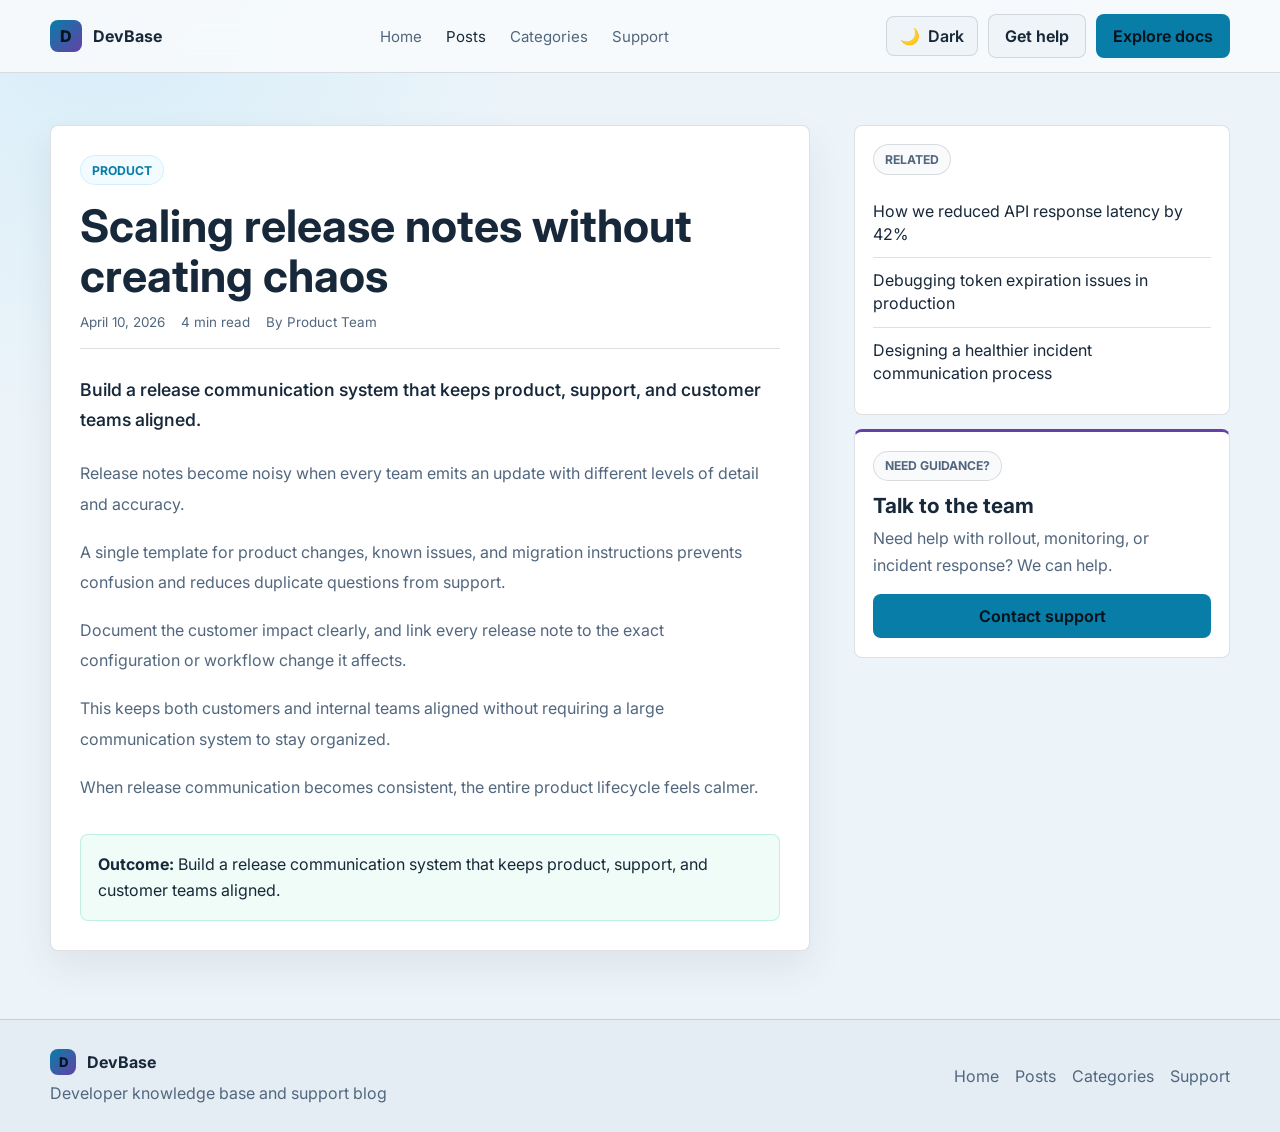
<file: release-notes.html>
<!DOCTYPE html>
<html lang="en">
  <head>
    <meta charset="UTF-8" />
    <meta name="viewport" content="width=device-width, initial-scale=1.0" />
    <title>Scaling release notes without creating chaos | DevBase</title>
    <meta name="description" content="Developer-focused knowledge base and support blog for product updates, troubleshooting, engineering notes, and API guidance." />
    <link rel="preconnect" href="https://fonts.googleapis.com" />
    <link rel="preconnect" href="https://fonts.gstatic.com" crossorigin />
    <link href="https://fonts.googleapis.com/css2?family=Inter:wght@400;500;600;700;800&display=swap" rel="stylesheet" />
    <link rel="stylesheet" href="styles.css" />
  </head>
  <body>
    <header class="topbar">
      <div class="container nav-wrap">
        <a href="index.html" class="brand" aria-label="Go to homepage">
          <div class="brand-mark">D</div>
          <span>DevBase</span>
        </a>

        <nav class="main-nav" aria-label="Main navigation">
          <a href="index.html" class="">Home</a>
          <a href="posts.html" class="active">Posts</a>
          <a href="category.html" class="">Categories</a>
          <a href="support.html" class="">Support</a>
        </nav>

        <div class="nav-actions">
          <button class="theme-toggle" type="button" aria-label="Toggle theme">
            <span class="theme-icon">☀</span>
            <span class="theme-label">Light</span>
          </button>
          <a class="secondary-btn" href="support.html">Get help</a>
          <a class="primary-btn" href="category.html">Explore docs</a>
        </div>
      </div>
    </header>

    
    <main>
      <article class="article-shell">
        <div class="container article-layout">
          <div class="article-body">
            <div class="eyebrow">Product</div>
            <h1>Scaling release notes without creating chaos</h1>
            <div class="article-meta">
              <span>April 10, 2026</span>
              <span>4 min read</span>
              <span>By Product Team</span>
            </div>
            <p class="lead">Build a release communication system that keeps product, support, and customer teams aligned.</p>
            <p>Release notes become noisy when every team emits an update with different levels of detail and accuracy.</p><p>A single template for product changes, known issues, and migration instructions prevents confusion and reduces duplicate questions from support.</p><p>Document the customer impact clearly, and link every release note to the exact configuration or workflow change it affects.</p><p>This keeps both customers and internal teams aligned without requiring a large communication system to stay organized.</p><p>When release communication becomes consistent, the entire product lifecycle feels calmer.</p>
            <div class="article-callout"><strong>Outcome:</strong> Build a release communication system that keeps product, support, and customer teams aligned.</div>
          </div>

          <aside class="article-sidebar">
            <div class="sidebar-box">
              <span class="eyebrow muted">Related</span>
              <ul class="popular-list">
                <li><a href="api-latency.html">How we reduced API response latency by 42%</a></li><li><a href="token-expiration.html">Debugging token expiration issues in production</a></li><li><a href="incident-communication.html">Designing a healthier incident communication process</a></li>
              </ul>
            </div>
            <div class="sidebar-box highlight-box">
              <span class="eyebrow muted">Need guidance?</span>
              <h3>Talk to the team</h3>
              <p>Need help with rollout, monitoring, or incident response? We can help.</p>
              <a class="primary-btn full" href="support.html">Contact support</a>
            </div>
          </aside>
        </div>
      </article>
    </main>
  

    <footer class="site-footer">
      <div class="container footer-inner">
        <div>
          <div class="brand small">
            <div class="brand-mark">D</div>
            <span>DevBase</span>
          </div>
          <p>Developer knowledge base and support blog</p>
        </div>

        <div class="footer-links">
          <a href="index.html">Home</a>
          <a href="posts.html">Posts</a>
          <a href="category.html">Categories</a>
          <a href="support.html">Support</a>
        </div>
      </div>
    </footer>

    <script src="script.js"></script>
  </body>
</html>
</file>
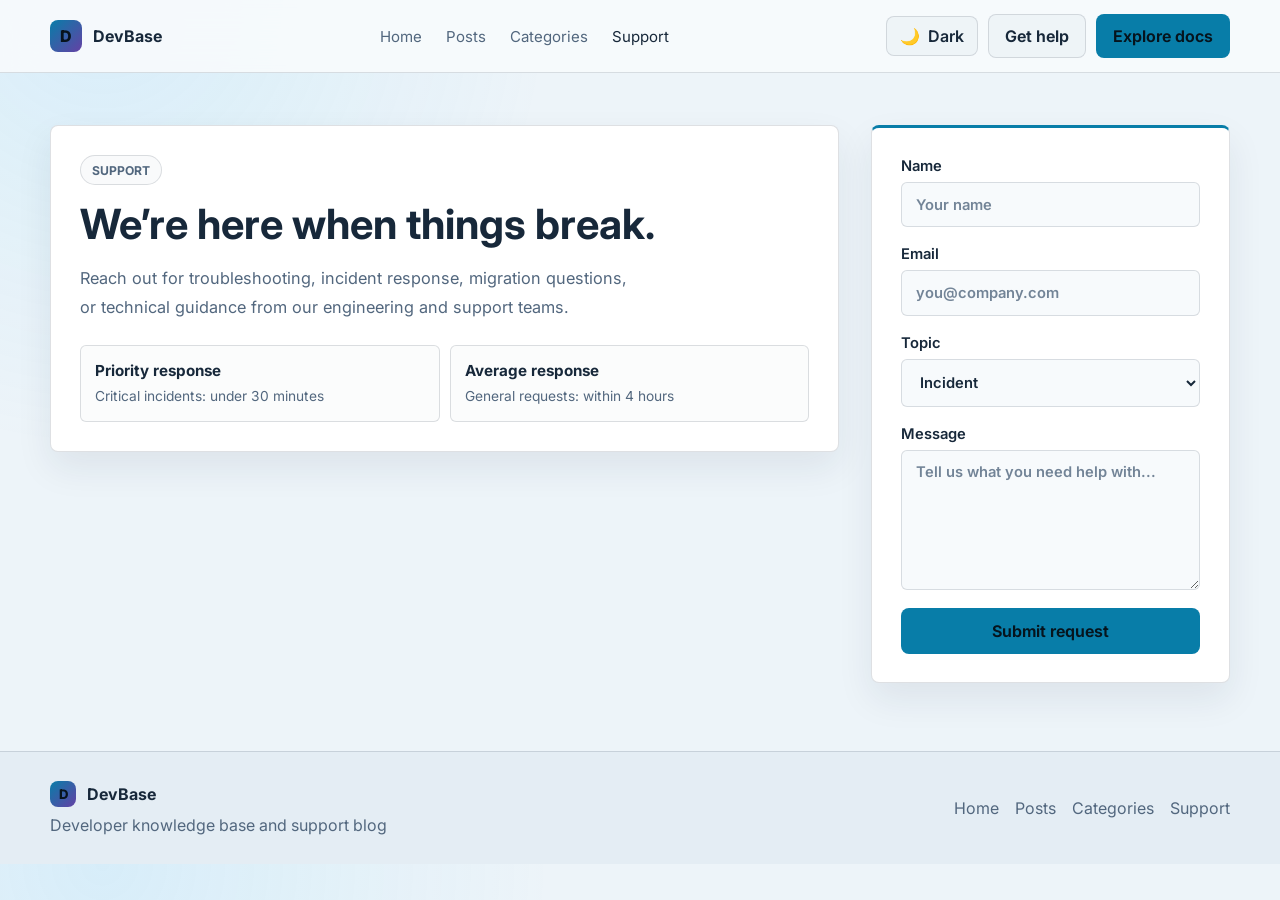
<file: support.html>
<!DOCTYPE html>
<html lang="en">
  <head>
    <meta charset="UTF-8" />
    <meta name="viewport" content="width=device-width, initial-scale=1.0" />
    <title>Support | DevBase</title>
    <meta name="description" content="Developer-focused knowledge base and support blog for product updates, troubleshooting, engineering notes, and API guidance." />
    <link rel="preconnect" href="https://fonts.googleapis.com" />
    <link rel="preconnect" href="https://fonts.gstatic.com" crossorigin />
    <link href="https://fonts.googleapis.com/css2?family=Inter:wght@400;500;600;700;800&display=swap" rel="stylesheet" />
    <link rel="stylesheet" href="styles.css" />
  </head>
  <body>
    <header class="topbar">
      <div class="container nav-wrap">
        <a href="index.html" class="brand" aria-label="Go to homepage">
          <div class="brand-mark">D</div>
          <span>DevBase</span>
        </a>

        <nav class="main-nav" aria-label="Main navigation">
          <a href="index.html" class="">Home</a>
          <a href="posts.html" class="">Posts</a>
          <a href="category.html" class="">Categories</a>
          <a href="support.html" class="active">Support</a>
        </nav>

        <div class="nav-actions">
          <button class="theme-toggle" type="button" aria-label="Toggle theme">
            <span class="theme-icon">☀</span>
            <span class="theme-label">Light</span>
          </button>
          <a class="secondary-btn" href="support.html">Get help</a>
          <a class="primary-btn" href="category.html">Explore docs</a>
        </div>
      </div>
    </header>

    
  <main class="page-shell">
    <div class="container support-layout">
      <section class="support-copy">
        <div class="section-heading">
          <span class="eyebrow muted">Support</span>
          <h1>We’re here when things break.</h1>
        </div>
        <p>Reach out for troubleshooting, incident response, migration questions, or technical guidance from our engineering and support teams.</p>
        <div class="support-cards">
          <div class="mini-panel"><strong>Priority response</strong><span>Critical incidents: under 30 minutes</span></div>
          <div class="mini-panel"><strong>Average response</strong><span>General requests: within 4 hours</span></div>
        </div>
      </section>

      <section class="support-form-wrap">
        <form class="support-form">
          <div class="field-row"><label>Name<input type="text" placeholder="Your name" /></label></div>
          <div class="field-row"><label>Email<input type="email" placeholder="you@company.com" /></label></div>
          <div class="field-row"><label>Topic<select><option>Incident</option><option>Technical support</option><option>Migration</option><option>Billing</option></select></label></div>
          <div class="field-row"><label>Message<textarea rows="5" placeholder="Tell us what you need help with..."></textarea></label></div>
          <button class="primary-btn full" type="submit">Submit request</button>
        </form>
      </section>
    </div>
  </main>


    <footer class="site-footer">
      <div class="container footer-inner">
        <div>
          <div class="brand small">
            <div class="brand-mark">D</div>
            <span>DevBase</span>
          </div>
          <p>Developer knowledge base and support blog</p>
        </div>

        <div class="footer-links">
          <a href="index.html">Home</a>
          <a href="posts.html">Posts</a>
          <a href="category.html">Categories</a>
          <a href="support.html">Support</a>
        </div>
      </div>
    </footer>

    <script src="script.js"></script>
  </body>
</html>
</file>
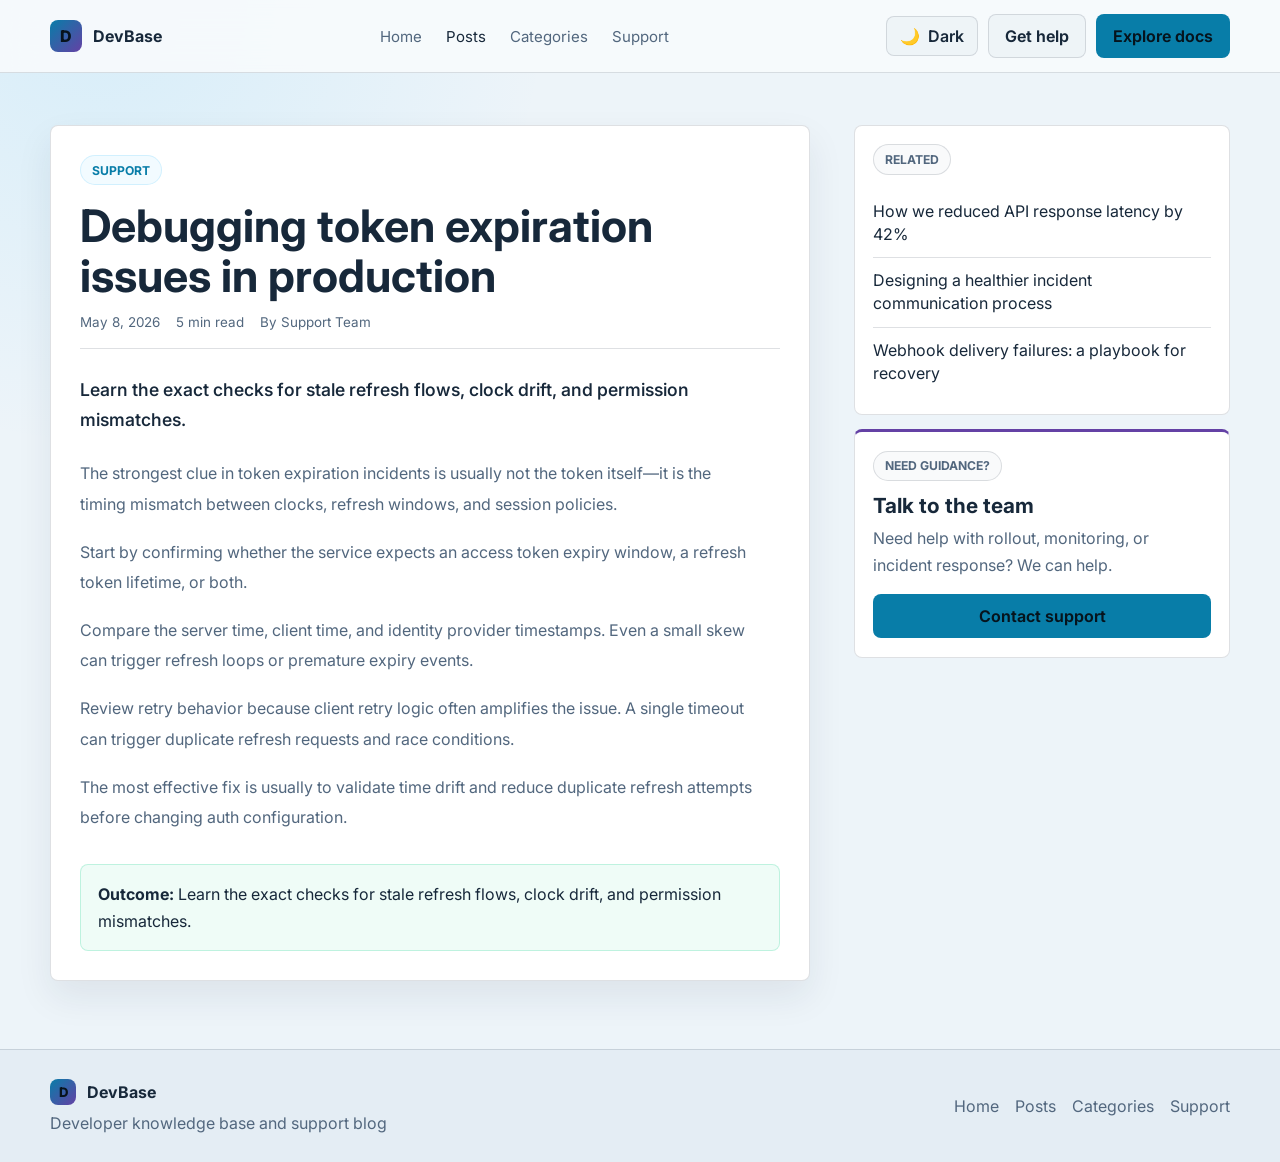
<file: token-expiration.html>
<!DOCTYPE html>
<html lang="en">
  <head>
    <meta charset="UTF-8" />
    <meta name="viewport" content="width=device-width, initial-scale=1.0" />
    <title>Debugging token expiration issues in production | DevBase</title>
    <meta name="description" content="Developer-focused knowledge base and support blog for product updates, troubleshooting, engineering notes, and API guidance." />
    <link rel="preconnect" href="https://fonts.googleapis.com" />
    <link rel="preconnect" href="https://fonts.gstatic.com" crossorigin />
    <link href="https://fonts.googleapis.com/css2?family=Inter:wght@400;500;600;700;800&display=swap" rel="stylesheet" />
    <link rel="stylesheet" href="styles.css" />
  </head>
  <body>
    <header class="topbar">
      <div class="container nav-wrap">
        <a href="index.html" class="brand" aria-label="Go to homepage">
          <div class="brand-mark">D</div>
          <span>DevBase</span>
        </a>

        <nav class="main-nav" aria-label="Main navigation">
          <a href="index.html" class="">Home</a>
          <a href="posts.html" class="active">Posts</a>
          <a href="category.html" class="">Categories</a>
          <a href="support.html" class="">Support</a>
        </nav>

        <div class="nav-actions">
          <button class="theme-toggle" type="button" aria-label="Toggle theme">
            <span class="theme-icon">☀</span>
            <span class="theme-label">Light</span>
          </button>
          <a class="secondary-btn" href="support.html">Get help</a>
          <a class="primary-btn" href="category.html">Explore docs</a>
        </div>
      </div>
    </header>

    
    <main>
      <article class="article-shell">
        <div class="container article-layout">
          <div class="article-body">
            <div class="eyebrow">Support</div>
            <h1>Debugging token expiration issues in production</h1>
            <div class="article-meta">
              <span>May 8, 2026</span>
              <span>5 min read</span>
              <span>By Support Team</span>
            </div>
            <p class="lead">Learn the exact checks for stale refresh flows, clock drift, and permission mismatches.</p>
            <p>The strongest clue in token expiration incidents is usually not the token itself—it is the timing mismatch between clocks, refresh windows, and session policies.</p><p>Start by confirming whether the service expects an access token expiry window, a refresh token lifetime, or both.</p><p>Compare the server time, client time, and identity provider timestamps. Even a small skew can trigger refresh loops or premature expiry events.</p><p>Review retry behavior because client retry logic often amplifies the issue. A single timeout can trigger duplicate refresh requests and race conditions.</p><p>The most effective fix is usually to validate time drift and reduce duplicate refresh attempts before changing auth configuration.</p>
            <div class="article-callout"><strong>Outcome:</strong> Learn the exact checks for stale refresh flows, clock drift, and permission mismatches.</div>
          </div>

          <aside class="article-sidebar">
            <div class="sidebar-box">
              <span class="eyebrow muted">Related</span>
              <ul class="popular-list">
                <li><a href="api-latency.html">How we reduced API response latency by 42%</a></li><li><a href="incident-communication.html">Designing a healthier incident communication process</a></li><li><a href="webhook-delivery.html">Webhook delivery failures: a playbook for recovery</a></li>
              </ul>
            </div>
            <div class="sidebar-box highlight-box">
              <span class="eyebrow muted">Need guidance?</span>
              <h3>Talk to the team</h3>
              <p>Need help with rollout, monitoring, or incident response? We can help.</p>
              <a class="primary-btn full" href="support.html">Contact support</a>
            </div>
          </aside>
        </div>
      </article>
    </main>
  

    <footer class="site-footer">
      <div class="container footer-inner">
        <div>
          <div class="brand small">
            <div class="brand-mark">D</div>
            <span>DevBase</span>
          </div>
          <p>Developer knowledge base and support blog</p>
        </div>

        <div class="footer-links">
          <a href="index.html">Home</a>
          <a href="posts.html">Posts</a>
          <a href="category.html">Categories</a>
          <a href="support.html">Support</a>
        </div>
      </div>
    </footer>

    <script src="script.js"></script>
  </body>
</html>
</file>
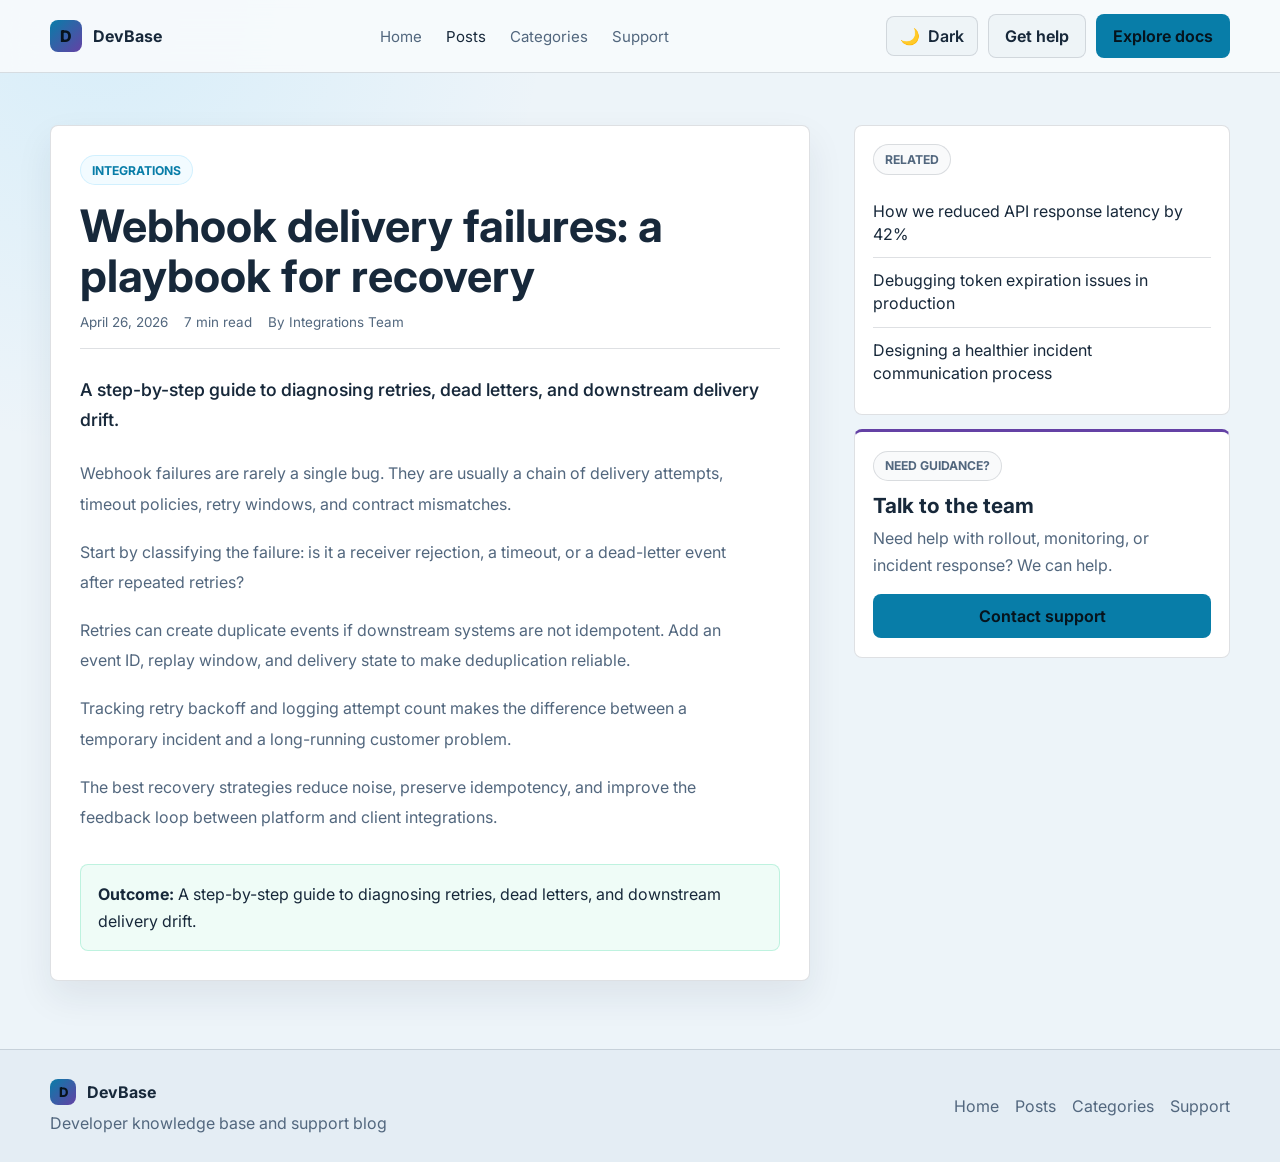
<file: webhook-delivery.html>
<!DOCTYPE html>
<html lang="en">
  <head>
    <meta charset="UTF-8" />
    <meta name="viewport" content="width=device-width, initial-scale=1.0" />
    <title>Webhook delivery failures: a playbook for recovery | DevBase</title>
    <meta name="description" content="Developer-focused knowledge base and support blog for product updates, troubleshooting, engineering notes, and API guidance." />
    <link rel="preconnect" href="https://fonts.googleapis.com" />
    <link rel="preconnect" href="https://fonts.gstatic.com" crossorigin />
    <link href="https://fonts.googleapis.com/css2?family=Inter:wght@400;500;600;700;800&display=swap" rel="stylesheet" />
    <link rel="stylesheet" href="styles.css" />
  </head>
  <body>
    <header class="topbar">
      <div class="container nav-wrap">
        <a href="index.html" class="brand" aria-label="Go to homepage">
          <div class="brand-mark">D</div>
          <span>DevBase</span>
        </a>

        <nav class="main-nav" aria-label="Main navigation">
          <a href="index.html" class="">Home</a>
          <a href="posts.html" class="active">Posts</a>
          <a href="category.html" class="">Categories</a>
          <a href="support.html" class="">Support</a>
        </nav>

        <div class="nav-actions">
          <button class="theme-toggle" type="button" aria-label="Toggle theme">
            <span class="theme-icon">☀</span>
            <span class="theme-label">Light</span>
          </button>
          <a class="secondary-btn" href="support.html">Get help</a>
          <a class="primary-btn" href="category.html">Explore docs</a>
        </div>
      </div>
    </header>

    
    <main>
      <article class="article-shell">
        <div class="container article-layout">
          <div class="article-body">
            <div class="eyebrow">Integrations</div>
            <h1>Webhook delivery failures: a playbook for recovery</h1>
            <div class="article-meta">
              <span>April 26, 2026</span>
              <span>7 min read</span>
              <span>By Integrations Team</span>
            </div>
            <p class="lead">A step-by-step guide to diagnosing retries, dead letters, and downstream delivery drift.</p>
            <p>Webhook failures are rarely a single bug. They are usually a chain of delivery attempts, timeout policies, retry windows, and contract mismatches.</p><p>Start by classifying the failure: is it a receiver rejection, a timeout, or a dead-letter event after repeated retries?</p><p>Retries can create duplicate events if downstream systems are not idempotent. Add an event ID, replay window, and delivery state to make deduplication reliable.</p><p>Tracking retry backoff and logging attempt count makes the difference between a temporary incident and a long-running customer problem.</p><p>The best recovery strategies reduce noise, preserve idempotency, and improve the feedback loop between platform and client integrations.</p>
            <div class="article-callout"><strong>Outcome:</strong> A step-by-step guide to diagnosing retries, dead letters, and downstream delivery drift.</div>
          </div>

          <aside class="article-sidebar">
            <div class="sidebar-box">
              <span class="eyebrow muted">Related</span>
              <ul class="popular-list">
                <li><a href="api-latency.html">How we reduced API response latency by 42%</a></li><li><a href="token-expiration.html">Debugging token expiration issues in production</a></li><li><a href="incident-communication.html">Designing a healthier incident communication process</a></li>
              </ul>
            </div>
            <div class="sidebar-box highlight-box">
              <span class="eyebrow muted">Need guidance?</span>
              <h3>Talk to the team</h3>
              <p>Need help with rollout, monitoring, or incident response? We can help.</p>
              <a class="primary-btn full" href="support.html">Contact support</a>
            </div>
          </aside>
        </div>
      </article>
    </main>
  

    <footer class="site-footer">
      <div class="container footer-inner">
        <div>
          <div class="brand small">
            <div class="brand-mark">D</div>
            <span>DevBase</span>
          </div>
          <p>Developer knowledge base and support blog</p>
        </div>

        <div class="footer-links">
          <a href="index.html">Home</a>
          <a href="posts.html">Posts</a>
          <a href="category.html">Categories</a>
          <a href="support.html">Support</a>
        </div>
      </div>
    </footer>

    <script src="script.js"></script>
  </body>
</html>
</file>
<file: styles.css>
:root {
  color-scheme: dark;
  --bg: #0a1522;
  --bg-soft: #122233;
  --panel: #111f2e;
  --panel-strong: #152638;
  --muted: #c1cfdf;
  --text: #edf6ff;
  --primary: #7dd3fc;
  --primary-strong: #38bdf8;
  --accent: #a78bfa;
  --tag-alt-text: #d8c8ff;
  --success: #34d399;
  --warning: #fbbf24;
  --border: rgba(148, 163, 184, 0.18);
  --shadow: 0 18px 48px rgba(2, 8, 16, 0.24);
}

body[data-theme="dark"] {
  color-scheme: dark;
}

body[data-theme="light"] {
  color-scheme: light;
  --bg: #edf4f9;
  --bg-soft: #f7fafc;
  --panel: #ffffff;
  --panel-strong: #ffffff;
  --muted: #52677e;
  --text: #17283a;
  --primary: #087da8;
  --primary-strong: #056b91;
  --accent: #6441a5;
  --tag-alt-text: #6036a6;
  --success: #08794c;
  --warning: #9a5c00;
  --border: rgba(23, 40, 58, 0.14);
  --shadow: 0 16px 36px rgba(23, 40, 58, 0.08);
}

* {
  box-sizing: border-box;
}

html {
  scroll-behavior: smooth;
}

body {
  margin: 0;
  font-family: "Inter", sans-serif;
  background:
    radial-gradient(circle at 8% 0%, rgba(56, 189, 248, 0.12), transparent 28rem),
    var(--bg);
  color: var(--text);
}

a {
  color: inherit;
  text-decoration: none;
}

button,
input,
select,
textarea {
  font: inherit;
}

button,
.primary-btn,
.secondary-btn {
  border-radius: 8px;
  transition: background-color 0.18s ease, border-color 0.18s ease, color 0.18s ease, transform 0.18s ease;
}

button:hover,
.primary-btn:hover,
.secondary-btn:hover {
  transform: translateY(-1px);
}

:focus-visible {
  outline: 3px solid rgba(56, 189, 248, 0.7);
  outline-offset: 3px;
}

.container {
  width: min(1180px, calc(100% - 32px));
  margin: 0 auto;
}

.topbar {
  position: sticky;
  top: 0;
  z-index: 20;
  border-bottom: 1px solid var(--border);
  background: rgba(8, 19, 31, 0.94);
  backdrop-filter: blur(16px);
}

body[data-theme="light"] .topbar {
  background: rgba(247, 250, 252, 0.94);
}

.nav-wrap {
  display: flex;
  min-height: 72px;
  align-items: center;
  justify-content: space-between;
  gap: 20px;
}

.brand {
  display: inline-flex;
  align-items: center;
  gap: 11px;
  font-weight: 700;
}

.brand-mark {
  display: grid;
  width: 32px;
  height: 32px;
  place-items: center;
  border-radius: 8px;
  background: linear-gradient(135deg, var(--primary), var(--accent));
  color: #07131d;
  font-weight: 800;
}

.brand.small .brand-mark {
  width: 26px;
  height: 26px;
  font-size: 0.82rem;
}

.main-nav,
.nav-actions {
  display: flex;
  align-items: center;
}

.main-nav {
  gap: 24px;
  color: var(--muted);
  font-size: 0.94rem;
}

.main-nav a:hover,
.main-nav a:focus-visible,
.main-nav a.active {
  color: var(--text);
}

.nav-actions {
  gap: 10px;
}

.primary-btn,
.secondary-btn {
  display: inline-flex;
  min-height: 42px;
  align-items: center;
  justify-content: center;
  padding: 0.7rem 1rem;
  border: 1px solid transparent;
  cursor: pointer;
  font-weight: 650;
  text-align: center;
}

.primary-btn {
  background: var(--primary);
  color: #06141d;
}

.primary-btn:hover {
  background: var(--primary-strong);
  color: #ffffff;
}

.secondary-btn {
  border-color: var(--border);
  background: rgba(148, 163, 184, 0.07);
  color: var(--text);
}

.secondary-btn:hover {
  border-color: var(--primary);
  background: rgba(125, 211, 252, 0.1);
}

.small-btn {
  min-height: 38px;
  margin-top: 18px;
  padding: 0.55rem 0.85rem;
  font-size: 0.9rem;
}

.theme-toggle {
  display: inline-flex;
  min-height: 40px;
  align-items: center;
  gap: 8px;
  padding: 0.55rem 0.8rem;
  border: 1px solid var(--border);
  background: rgba(148, 163, 184, 0.07);
  color: var(--text);
  cursor: pointer;
  font-weight: 600;
}

.theme-icon {
  line-height: 1;
}

.hero {
  padding: 66px 0 48px;
  border-bottom: 1px solid var(--border);
  background: linear-gradient(115deg, rgba(18, 34, 51, 0.34), transparent 72%);
}

body[data-theme="light"] .hero {
  background: linear-gradient(115deg, rgba(255, 255, 255, 0.76), transparent 72%);
}

.hero-inner {
  display: grid;
  grid-template-columns: minmax(0, 1.25fr) minmax(280px, 0.75fr);
  align-items: center;
  gap: 48px;
}

.eyebrow {
  display: inline-block;
  padding: 0.42rem 0.68rem;
  border: 1px solid rgba(125, 211, 252, 0.28);
  border-radius: 999px;
  background: rgba(125, 211, 252, 0.1);
  color: var(--primary);
  font-size: 0.76rem;
  font-weight: 700;
  text-transform: uppercase;
}

.eyebrow.muted {
  border-color: var(--border);
  background: rgba(148, 163, 184, 0.06);
  color: var(--muted);
}

.hero-copy h1 {
  max-width: 700px;
  margin: 18px 0;
  font-size: 3.5rem;
  line-height: 1.08;
}

.hero-copy > p {
  max-width: 620px;
  margin: 0;
  color: var(--muted);
  font-size: 1.06rem;
  line-height: 1.75;
}

.search-box {
  display: flex;
  max-width: 660px;
  min-height: 58px;
  align-items: center;
  gap: 12px;
  margin-top: 26px;
  padding: 8px 9px 8px 15px;
  border: 1px solid var(--border);
  border-radius: 8px;
  background: var(--panel-strong);
  box-shadow: var(--shadow);
}

.search-box svg {
  width: 20px;
  height: 20px;
  flex: 0 0 auto;
  fill: var(--muted);
}

.search-box input {
  min-width: 0;
  flex: 1;
  border: 0;
  outline: 0;
  background: transparent;
  color: var(--text);
}

.search-box input::placeholder {
  color: var(--muted);
  opacity: 0.8;
}

.search-box button {
  min-height: 40px;
  padding: 0.65rem 1rem;
  border: 0;
  background: var(--primary);
  color: #06141d;
  cursor: pointer;
  font-weight: 700;
}

.quick-links {
  display: flex;
  flex-wrap: wrap;
  align-items: center;
  gap: 12px;
  margin-top: 18px;
  color: var(--muted);
  font-size: 0.9rem;
}

.quick-links a {
  color: var(--text);
  text-decoration: underline;
  text-decoration-color: rgba(125, 211, 252, 0.45);
  text-underline-offset: 3px;
}

.hero-panel {
  display: grid;
  gap: 14px;
}

.panel-card {
  padding: 1.25rem;
  border: 1px solid var(--border);
  border-radius: 8px;
  background: var(--panel);
  box-shadow: var(--shadow);
}

.panel-card.highlight {
  border-left: 3px solid var(--success);
}

.panel-header {
  display: flex;
  align-items: center;
  gap: 9px;
  margin-bottom: 14px;
  color: var(--muted);
}

.status-dot {
  width: 9px;
  height: 9px;
  border-radius: 50%;
  background: var(--success);
}

.panel-card strong {
  display: block;
  font-size: 2.5rem;
}

.panel-card small,
.panel-card p,
.panel-card li {
  color: var(--muted);
}

.panel-card p {
  margin: 0 0 10px;
  font-size: 0.85rem;
  text-transform: uppercase;
}

.panel-card h3 {
  margin: 0 0 10px;
  font-size: 1.15rem;
}

.panel-card ul {
  margin: 0;
  padding-left: 1.1rem;
  line-height: 1.75;
}

.categories,
.content-grid {
  padding-top: 34px;
}

.section-heading {
  margin-bottom: 20px;
}

.section-heading h2 {
  margin: 10px 0 0;
  font-size: 2rem;
}

.inline {
  display: flex;
  align-items: center;
  justify-content: space-between;
  gap: 16px;
}

.inline a,
.mini-link {
  color: var(--primary);
  font-weight: 650;
}

.category-grid {
  display: grid;
  grid-template-columns: repeat(4, minmax(0, 1fr));
  gap: 14px;
}

.category-card {
  padding: 1.15rem;
  border: 1px solid var(--border);
  border-radius: 8px;
  background: var(--panel);
  transition: border-color 0.18s ease, transform 0.18s ease;
}

.category-card:hover,
.post-card:hover {
  transform: translateY(-2px);
  border-color: rgba(125, 211, 252, 0.45);
}

.icon {
  display: grid;
  width: 42px;
  height: 42px;
  place-items: center;
  margin-bottom: 14px;
  border: 1px solid var(--border);
  border-radius: 8px;
  font-size: 1.2rem;
}

.bg-blue { background: rgba(125, 211, 252, 0.12); }
.bg-purple { background: rgba(167, 139, 250, 0.12); }
.bg-green { background: rgba(52, 211, 153, 0.12); }
.bg-orange { background: rgba(251, 191, 36, 0.12); }

.category-card h3 {
  margin: 0 0 7px;
  font-size: 1.05rem;
}

.category-card p {
  margin: 0;
  color: var(--muted);
  font-size: 0.92rem;
  line-height: 1.65;
}

.content-grid {
  display: grid;
  grid-template-columns: minmax(0, 1.65fr) minmax(260px, 0.7fr);
  gap: 28px;
  padding-bottom: 68px;
}

.feed,
.sidebar {
  display: grid;
  align-content: start;
  gap: 14px;
}

.post-card {
  display: flex;
  flex-direction: column;
  padding: 1.25rem;
  border: 1px solid var(--border);
  border-radius: 8px;
  background: var(--panel);
  transition: border-color 0.18s ease, transform 0.18s ease, background 0.18s ease;
}

.post-card.featured {
  border-left: 3px solid var(--primary);
  background: linear-gradient(110deg, rgba(56, 189, 248, 0.1), var(--panel) 54%);
}

body[data-theme="light"] .post-card.featured {
  background: linear-gradient(110deg, rgba(14, 165, 233, 0.09), var(--panel) 54%);
}

.post-tag {
  align-self: flex-start;
  margin-bottom: 11px;
  padding: 0.32rem 0.55rem;
  border: 1px solid rgba(125, 211, 252, 0.2);
  border-radius: 4px;
  background: rgba(125, 211, 252, 0.1);
  color: var(--primary);
  font-size: 0.7rem;
  font-weight: 700;
  text-transform: uppercase;
}

.post-tag.alt {
  border-color: rgba(167, 139, 250, 0.24);
  background: rgba(167, 139, 250, 0.12);
  color: var(--tag-alt-text);
}

.post-card h3 {
  margin: 0 0 9px;
  font-size: 1.3rem;
  line-height: 1.3;
}

.post-card p {
  margin: 0;
  color: var(--muted);
  line-height: 1.65;
}

.meta-row {
  display: flex;
  flex-wrap: wrap;
  gap: 8px 14px;
  margin-top: 15px;
  color: var(--muted);
  font-size: 0.8rem;
}

.meta-row span + span::before {
  content: "·";
  margin-right: 14px;
  color: var(--primary);
}

.post-card > .small-btn {
  align-self: flex-start;
}

.article-card > .small-btn {
  margin-top: auto;
  align-self: flex-start;
}

.sidebar-box {
  padding: 1.15rem;
  border: 1px solid var(--border);
  border-radius: 8px;
  background: var(--panel);
}

.popular-list {
  display: grid;
  gap: 0;
  margin: 14px 0 0;
  padding: 0;
  list-style: none;
}

.popular-list li {
  padding: 11px 0;
  border-bottom: 1px solid var(--border);
  line-height: 1.45;
}

.popular-list li:last-child {
  border-bottom: 0;
}

.popular-list a:hover {
  color: var(--primary);
}

.highlight-box {
  border-top: 3px solid var(--accent);
}

.highlight-box h3 {
  margin: 12px 0 7px;
  font-size: 1.3rem;
}

.highlight-box p {
  margin: 0 0 16px;
  color: var(--muted);
  line-height: 1.65;
}

.full {
  width: 100%;
}

.article-shell,
.page-shell {
  padding: 52px 0 68px;
}

.article-layout,
.support-layout {
  display: grid;
  grid-template-columns: minmax(0, 1.65fr) minmax(260px, 0.75fr);
  align-items: start;
  gap: 32px;
}

.article-layout {
  grid-template-columns: minmax(0, 760px) minmax(220px, 1fr);
  justify-content: space-between;
  gap: 44px;
}

.article-body,
.support-copy,
.support-form-wrap,
.list-panel {
  padding: 1.8rem;
  border: 1px solid var(--border);
  border-radius: 8px;
  background: var(--panel);
  box-shadow: var(--shadow);
}

.article-body h1 {
  margin: 16px 0 12px;
  font-size: 2.8rem;
  line-height: 1.12;
}

.article-meta {
  display: flex;
  flex-wrap: wrap;
  gap: 8px 16px;
  margin-bottom: 26px;
  padding-bottom: 18px;
  border-bottom: 1px solid var(--border);
  color: var(--muted);
  font-size: 0.84rem;
}

.lead {
  margin: 0 0 22px;
  color: var(--text);
  font-size: 1.1rem;
  font-weight: 550;
  line-height: 1.75;
}

.article-body > p:not(.lead) {
  max-width: 68ch;
  margin: 1.1rem 0;
  color: var(--muted);
  font-size: 1rem;
  line-height: 1.9;
}

.article-body h2 {
  margin: 2rem 0 0.8rem;
  font-size: 1.55rem;
}

.article-body ul,
.article-body li {
  color: var(--muted);
  line-height: 1.8;
}

.article-body ul {
  margin: 20px 0;
  padding-left: 1.3rem;
}

blockquote {
  margin: 2rem 0;
  padding: 1rem 1.2rem;
  border-left: 3px solid var(--primary);
  border-radius: 0 8px 8px 0;
  background: rgba(125, 211, 252, 0.07);
  color: var(--text);
  font-weight: 600;
}

.article-callout {
  margin-top: 2rem;
  padding: 1rem 1.1rem;
  border: 1px solid rgba(52, 211, 153, 0.26);
  border-radius: 8px;
  background: rgba(52, 211, 153, 0.08);
  color: var(--text);
  line-height: 1.65;
}

.article-sidebar {
  position: sticky;
  top: 94px;
  display: grid;
  align-content: start;
  gap: 14px;
}

.narrow-page {
  max-width: 980px;
}

.category-page-grid {
  margin-top: 22px;
}

.mini-link {
  display: inline-block;
  margin-top: 14px;
}

.post-list {
  display: grid;
  gap: 8px;
  margin-top: 14px;
}

.post-list a {
  display: flex;
  align-items: center;
  justify-content: space-between;
  gap: 14px;
  padding: 0.8rem 0.9rem;
  border: 1px solid var(--border);
  border-radius: 6px;
  background: rgba(148, 163, 184, 0.04);
  color: var(--text);
}

.post-list small {
  color: var(--muted);
}

.support-copy h1 {
  margin: 16px 0 12px;
  font-size: 2.6rem;
  line-height: 1.12;
}

.support-copy .section-heading {
  margin-bottom: 12px;
}

.support-copy > p {
  max-width: 56ch;
  color: var(--muted);
  font-size: 1.02rem;
  line-height: 1.75;
}

.support-cards {
  display: grid;
  grid-template-columns: repeat(2, minmax(0, 1fr));
  gap: 10px;
  margin-top: 24px;
}

.mini-panel {
  display: grid;
  gap: 7px;
  padding: 0.9rem;
  border: 1px solid var(--border);
  border-radius: 6px;
  background: rgba(148, 163, 184, 0.04);
}

.mini-panel strong {
  font-size: 0.95rem;
}

.mini-panel span {
  color: var(--muted);
  font-size: 0.86rem;
  line-height: 1.45;
}

.support-form-wrap {
  border-top: 3px solid var(--primary);
}

.support-form {
  display: grid;
  gap: 18px;
}

.field-row label {
  display: grid;
  gap: 7px;
  color: var(--text);
  font-size: 0.92rem;
  font-weight: 600;
}

.field-row input,
.field-row select,
.field-row textarea {
  width: 100%;
  padding: 0.8rem 0.9rem;
  border: 1px solid var(--border);
  border-radius: 6px;
  background: #0b1724;
  color: var(--text);
  font: inherit;
  transition: border-color 0.18s ease, box-shadow 0.18s ease, background 0.18s ease;
}

body[data-theme="light"] .field-row input,
body[data-theme="light"] .field-row select,
body[data-theme="light"] .field-row textarea {
  background: #f7fafc;
}

.field-row input::placeholder,
.field-row textarea::placeholder {
  color: var(--muted);
  opacity: 0.8;
}

.field-row input:focus,
.field-row select:focus,
.field-row textarea:focus {
  outline: 0;
  border-color: var(--primary-strong);
  box-shadow: 0 0 0 3px rgba(56, 189, 248, 0.18);
}

.field-row textarea {
  min-height: 140px;
  resize: vertical;
}

.support-form .primary-btn {
  min-height: 46px;
}

.posts-header {
  padding: 16px 0 24px;
}

.posts-header h1 {
  margin: 16px 0 8px;
  font-size: 2.8rem;
  line-height: 1.12;
}

.posts-header p {
  max-width: 680px;
  margin: 0;
  color: var(--muted);
  line-height: 1.7;
}

.post-page-toolbar {
  display: grid;
  gap: 16px;
  margin-bottom: 22px;
}

.filter-box {
  max-width: none;
}

.filters {
  display: flex;
  flex-wrap: wrap;
  gap: 8px;
}

.chip {
  padding: 0.55rem 0.8rem;
  border: 1px solid var(--border);
  border-radius: 999px;
  background: rgba(148, 163, 184, 0.05);
  color: var(--muted);
  cursor: pointer;
  font-weight: 600;
}

.chip:hover,
.chip.active {
  border-color: rgba(125, 211, 252, 0.4);
  background: rgba(125, 211, 252, 0.12);
  color: var(--text);
}

.posts-grid {
  display: grid;
  grid-template-columns: repeat(3, minmax(0, 1fr));
  align-items: stretch;
  gap: 14px;
}

.article-card {
  min-height: 250px;
}

.article-card[hidden] {
  display: none !important;
}

.no-results {
  display: none;
  margin-top: 24px;
  padding: 1rem;
  border: 1px solid var(--border);
  border-radius: 8px;
  background: var(--panel);
  color: var(--muted);
  text-align: center;
}

.no-results.visible {
  display: block;
}

.site-footer {
  border-top: 1px solid var(--border);
  background: rgba(8, 19, 31, 0.9);
}

body[data-theme="light"] .site-footer {
  background: #e4edf4;
}

.footer-inner {
  display: flex;
  min-height: 112px;
  align-items: center;
  justify-content: space-between;
  gap: 16px;
}

.footer-inner p {
  margin: 8px 0 0;
  color: var(--muted);
}

.footer-links {
  display: flex;
  flex-wrap: wrap;
  align-items: center;
  gap: 16px;
  color: var(--muted);
}

.footer-links a:hover {
  color: var(--text);
}

@media (max-width: 980px) {
  .hero-inner,
  .content-grid,
  .category-grid,
  .posts-grid {
    grid-template-columns: repeat(2, minmax(0, 1fr));
  }

  .hero-inner,
  .content-grid {
    grid-template-columns: minmax(0, 1fr);
  }

  .article-layout {
    grid-template-columns: minmax(0, 1fr);
    gap: 22px;
  }

  .article-sidebar {
    position: static;
    grid-template-columns: repeat(2, minmax(0, 1fr));
  }
}

@media (max-width: 720px) {
  .nav-wrap {
    min-height: 0;
    flex-wrap: wrap;
    gap: 6px 12px;
    padding: 9px 0;
  }

  .brand {
    order: 1;
  }

  .nav-actions {
    display: flex;
    order: 2;
    margin-left: auto;
  }

  .nav-actions > a {
    display: none;
  }

  .theme-toggle {
    min-height: 36px;
    padding: 0.45rem 0.65rem;
    font-size: 0.84rem;
  }

  .main-nav {
    display: flex;
    order: 3;
    width: 100%;
    gap: 20px;
    overflow-x: auto;
    padding: 6px 0 2px;
    font-size: 0.88rem;
    scrollbar-width: none;
  }

  .main-nav::-webkit-scrollbar {
    display: none;
  }

  .article-card > .small-btn {
    margin-top: 16px;
  }

  .hero {
    padding: 46px 0 36px;
  }

  .hero-copy h1 {
    font-size: 2.5rem;
  }

  .category-grid,
  .posts-grid,
  .support-layout,
  .article-sidebar {
    grid-template-columns: minmax(0, 1fr);
  }

  .article-layout {
    gap: 18px;
  }

  .article-body,
  .support-copy,
  .support-form-wrap,
  .list-panel {
    padding: 1.2rem;
  }

  .article-body h1,
  .posts-header h1,
  .support-copy h1 {
    font-size: 2rem;
  }

  .support-cards {
    grid-template-columns: minmax(0, 1fr);
  }

  .search-box {
    flex-wrap: wrap;
    padding: 12px;
  }

  .search-box button {
    width: 100%;
  }

  .footer-inner {
    min-height: 0;
    flex-direction: column;
    align-items: flex-start;
    justify-content: center;
    padding: 24px 0;
  }
}
</file>
